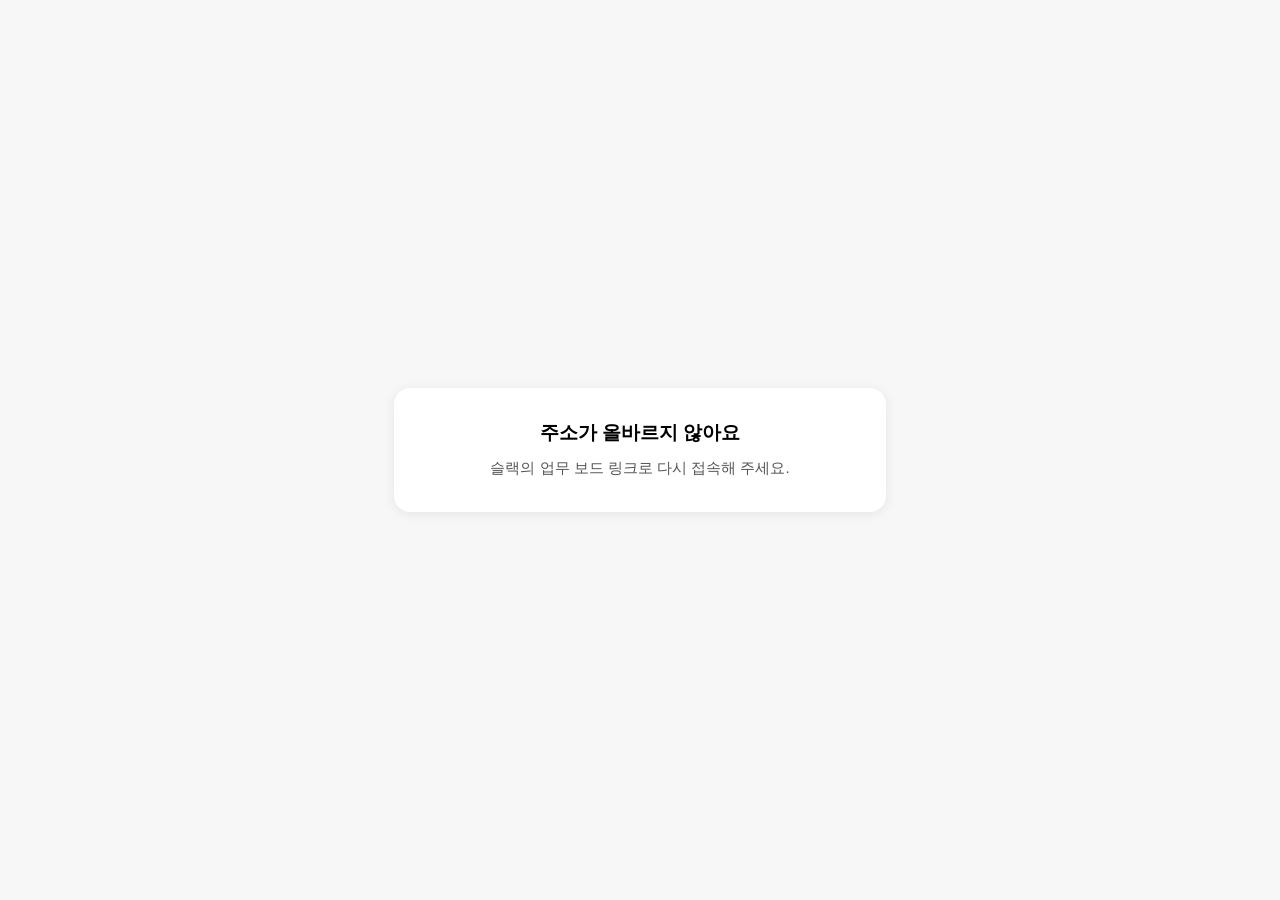
<file: index.html>
<!DOCTYPE html>
<html lang="ko">
<head>
<meta charset="utf-8">
<meta name="robots" content="noindex, nofollow">
<meta name="viewport" content="width=device-width, initial-scale=1">
<title>팀 업무 보드</title>
<style>
  body { font-family: -apple-system, 'Apple SD Gothic Neo', sans-serif; background: #f7f7f8; margin: 0; display: flex; min-height: 100vh; align-items: center; justify-content: center; }
  .card { background: #fff; border-radius: 16px; padding: 32px 36px; max-width: 420px; width: 90%; box-shadow: 0 2px 12px rgba(0,0,0,.08); text-align: center; }
  h1 { font-size: 19px; margin: 0 0 10px; }
  p { font-size: 15px; color: #555; margin: 0; line-height: 1.6; }
</style>
</head>
<body>
<div class="card">
  <h1>주소가 올바르지 않아요</h1>
  <p>슬랙의 업무 보드 링크로 다시 접속해 주세요.</p>
</div>
</body>
</html>
</file>
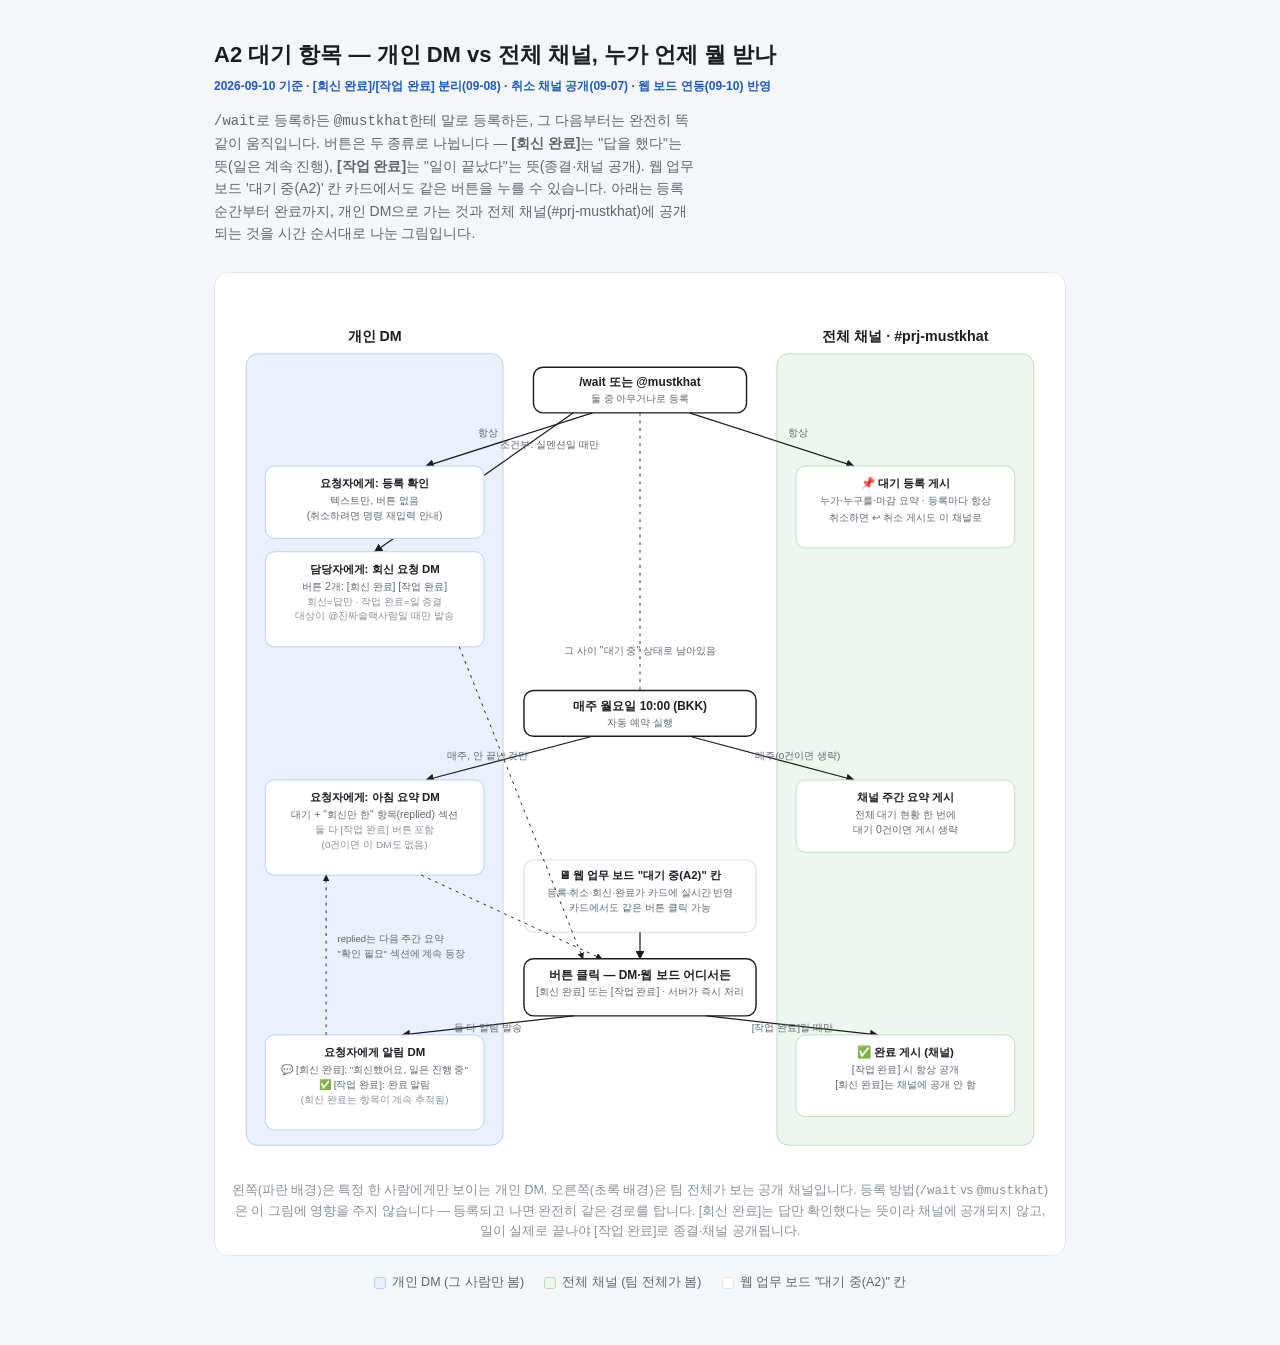
<file: a2/index.html>
<!doctype html><html><head><meta charset="utf-8">
<meta name="robots" content="noindex, nofollow"><meta name="viewport" content="width=device-width,initial-scale=1"><style>:root{color-scheme:light dark}body{margin:0;padding:0;font:14px -apple-system,BlinkMacSystemFont,sans-serif;background:#faf9f5;color:#141413}img{max-width:100%}[hidden]:not([hidden=until-found]){display:none!important}</style></head><body>
<title>A2 DM·채널 흐름도 (2026-09-10 기준)</title>
<style>
  :root {
    --ink: #1a1d21;
    --muted: #5f6670;
    --faint: #8a9099;
    --bg: #f5f6f8;
    --card: #ffffff;
    --border: #e3e5e8;
    --dm-fill: #eaf1fd;
    --dm-border: #b9d0f5;
    --ch-fill: #eef7ef;
    --ch-border: #b9dfc0;
    --accent: #1d5bbf;
  }
  @media (prefers-color-scheme: dark) {
    :root:not([data-theme='light']) {
      --ink: #eef0f2;
      --muted: #a8afb8;
      --faint: #767d86;
      --bg: #15171a;
      --card: #1d2023;
      --border: #2b2f34;
      --dm-fill: #14233d;
      --dm-border: #2c4a86;
      --ch-fill: #10291d;
      --ch-border: #2b6b3f;
      --accent: #6fa4ff;
    }
  }
  :root[data-theme='dark'] {
    --ink: #eef0f2;
    --muted: #a8afb8;
    --faint: #767d86;
    --bg: #15171a;
    --card: #1d2023;
    --border: #2b2f34;
    --dm-fill: #14233d;
    --dm-border: #2c4a86;
    --ch-fill: #10291d;
    --ch-border: #2b6b3f;
    --accent: #6fa4ff;
  }
  * {
    box-sizing: border-box;
  }
  body {
    margin: 0;
    background: var(--bg);
    color: var(--ink);
    font-family: -apple-system, 'Apple SD Gothic Neo', 'Pretendard', sans-serif;
  }
  .page {
    max-width: 900px;
    margin: 0 auto;
    padding: 40px 24px 56px;
  }
  h1 {
    font-size: 22px;
    font-weight: 900;
    margin: 0 0 8px;
  }
  .stamp {
    font-size: 12px;
    color: var(--accent);
    font-weight: 700;
    margin: 0 0 14px;
  }
  .lede {
    font-size: 14px;
    color: var(--muted);
    line-height: 1.6;
    margin: 0 0 28px;
    max-width: 62ch;
  }
  figure {
    margin: 0;
    background: var(--card);
    border: 1px solid var(--border);
    border-radius: 14px;
    padding: 20px 16px 14px;
  }
  svg {
    display: block;
    max-width: 100%;
    height: auto;
  }
  figcaption {
    font-size: 12.5px;
    color: var(--faint);
    text-align: center;
    margin-top: 12px;
    line-height: 1.6;
  }
  .legend {
    display: flex;
    gap: 20px;
    justify-content: center;
    margin-top: 18px;
    font-size: 12.5px;
    color: var(--muted);
    flex-wrap: wrap;
  }
  .legend span {
    display: inline-flex;
    align-items: center;
    gap: 6px;
  }
  .swatch {
    width: 12px;
    height: 12px;
    border-radius: 3px;
    display: inline-block;
  }
</style>

<div class="page">
  <h1>A2 대기 항목 — 개인 DM vs 전체 채널, 누가 언제 뭘 받나</h1>
  <p class="stamp">2026-09-10 기준 · [회신 완료]/[작업 완료] 분리(09-08) · 취소 채널 공개(09-07) · 웹 보드 연동(09-10) 반영</p>
  <p class="lede">
    <code>/wait</code>로 등록하든 <code>@mustkhat</code>한테 말로 등록하든, 그 다음부터는
    완전히 똑같이 움직입니다. 버튼은 두 종류로 나뉩니다 — <b>[회신 완료]</b>는
    "답을 했다"는 뜻(일은 계속 진행), <b>[작업 완료]</b>는 "일이 끝났다"는 뜻(종결·채널 공개).
    웹 업무 보드 '대기 중(A2)' 칸 카드에서도 같은 버튼을 누를 수 있습니다.
    아래는 등록 순간부터 완료까지, 개인 DM으로 가는 것과 전체 채널(#prj-mustkhat)에
    공개되는 것을 시간 순서대로 나눈 그림입니다.
  </p>

  <figure>
    <svg viewBox="0 0 860 920" role="img" aria-label="A2 대기 항목의 개인 DM, 전체 채널, 웹 업무 보드 이벤트를 등록 시점, 매주 월요일, 버튼 클릭 시점 순서로 보여주는 흐름도">
      <defs>
        <marker id="arrow" viewBox="0 0 10 10" refX="9" refY="5" markerWidth="7" markerHeight="7" orient="auto-start-reverse">
          <path d="M0,0 L10,5 L0,10 z" fill="currentColor" />
        </marker>
      </defs>

      <!-- lane backgrounds -->
      <rect x="16" y="64" width="270" height="832" rx="12" fill="var(--dm-fill)" stroke="var(--dm-border)" />
      <rect x="574" y="64" width="270" height="832" rx="12" fill="var(--ch-fill)" stroke="var(--ch-border)" />
      <text x="151" y="50" text-anchor="middle" font-size="15" font-weight="800" fill="currentColor">개인 DM</text>
      <text x="709" y="50" text-anchor="middle" font-size="15" font-weight="800" fill="currentColor">전체 채널 · #prj-mustkhat</text>

      <!-- N1: register trigger -->
      <rect x="318" y="78" width="224" height="48" rx="10" fill="var(--card)" stroke="currentColor" stroke-width="1.5" />
      <text x="430" y="98" text-anchor="middle" font-size="12.5" font-weight="800" fill="currentColor">/wait 또는 @mustkhat</text>
      <text x="430" y="115" text-anchor="middle" font-size="11" fill="var(--muted)">둘 중 아무거나로 등록</text>

      <!-- arrows from N1 -->
      <line x1="380" y1="126" x2="205" y2="182" stroke="currentColor" stroke-width="1.3" marker-end="url(#arrow)" />
      <text x="270" y="150" text-anchor="middle" font-size="10.5" fill="var(--muted)">항상</text>

      <line x1="360" y1="126" x2="151" y2="272" stroke="currentColor" stroke-width="1.3" marker-end="url(#arrow)" />
      <text x="335" y="163" text-anchor="middle" font-size="10.5" fill="var(--muted)">조건부: 실멘션일 때만</text>

      <line x1="482" y1="126" x2="655" y2="182" stroke="currentColor" stroke-width="1.3" marker-end="url(#arrow)" />
      <text x="596" y="150" text-anchor="middle" font-size="10.5" fill="var(--muted)">항상</text>

      <!-- left lane box A: requester immediate confirm -->
      <rect x="36" y="182" width="230" height="76" rx="10" fill="var(--card)" stroke="var(--dm-border)" />
      <text x="151" y="204" text-anchor="middle" font-size="12" font-weight="800" fill="currentColor">요청자에게: 등록 확인</text>
      <text x="151" y="222" text-anchor="middle" font-size="11" fill="var(--muted)">텍스트만, 버튼 없음</text>
      <text x="151" y="238" text-anchor="middle" font-size="11" fill="var(--muted)">(취소하려면 명령 재입력 안내)</text>

      <!-- left lane box B: assignee DM -->
      <rect x="36" y="272" width="230" height="100" rx="10" fill="var(--card)" stroke="var(--dm-border)" />
      <text x="151" y="294" text-anchor="middle" font-size="12" font-weight="800" fill="currentColor">담당자에게: 회신 요청 DM</text>
      <text x="151" y="312" text-anchor="middle" font-size="11" fill="var(--muted)">버튼 2개: [회신 완료] [작업 완료]</text>
      <text x="151" y="328" text-anchor="middle" font-size="10.5" fill="var(--faint)">회신=답만 · 작업 완료=일 종결</text>
      <text x="151" y="343" text-anchor="middle" font-size="10.5" fill="var(--faint)">대상이 @진짜슬랙사람일 때만 발송</text>

      <!-- right lane box A: channel post on register -->
      <rect x="594" y="182" width="230" height="86" rx="10" fill="var(--card)" stroke="var(--ch-border)" />
      <text x="709" y="204" text-anchor="middle" font-size="12" font-weight="800" fill="currentColor">📌 대기 등록 게시</text>
      <text x="709" y="222" text-anchor="middle" font-size="11" fill="var(--muted)">누가·누구를·마감 요약 · 등록마다 항상</text>
      <text x="709" y="240" text-anchor="middle" font-size="11" fill="var(--muted)">취소하면 ↩ 취소 게시도 이 채널로</text>

      <!-- time passes dashed connector -->
      <line x1="430" y1="126" x2="430" y2="418" stroke="currentColor" stroke-width="1" stroke-dasharray="3 5" />
      <text x="430" y="380" text-anchor="middle" font-size="11" fill="var(--muted)">그 사이 "대기 중" 상태로 남아있음</text>

      <!-- N2: weekly digest trigger -->
      <rect x="308" y="418" width="244" height="48" rx="10" fill="var(--card)" stroke="currentColor" stroke-width="1.5" />
      <text x="430" y="438" text-anchor="middle" font-size="12.5" font-weight="800" fill="currentColor">매주 월요일 10:00 (BKK)</text>
      <text x="430" y="455" text-anchor="middle" font-size="11" fill="var(--muted)">자동 예약 실행</text>

      <line x1="380" y1="466" x2="205" y2="512" stroke="currentColor" stroke-width="1.3" marker-end="url(#arrow)" />
      <text x="270" y="490" text-anchor="middle" font-size="10.5" fill="var(--muted)">매주, 안 끝난 것만</text>

      <line x1="482" y1="466" x2="655" y2="512" stroke="currentColor" stroke-width="1.3" marker-end="url(#arrow)" />
      <text x="596" y="490" text-anchor="middle" font-size="10.5" fill="var(--muted)">매주(0건이면 생략)</text>

      <!-- left lane box C: weekly requester DM with button -->
      <rect x="36" y="512" width="230" height="100" rx="10" fill="var(--card)" stroke="var(--dm-border)" />
      <text x="151" y="534" text-anchor="middle" font-size="12" font-weight="800" fill="currentColor">요청자에게: 아침 요약 DM</text>
      <text x="151" y="552" text-anchor="middle" font-size="11" fill="var(--muted)">대기 + "회신만 한" 항목(replied) 섹션</text>
      <text x="151" y="568" text-anchor="middle" font-size="10.5" fill="var(--faint)">둘 다 [작업 완료] 버튼 포함</text>
      <text x="151" y="583" text-anchor="middle" font-size="10.5" fill="var(--faint)">(0건이면 이 DM도 없음)</text>

      <!-- right lane box B: channel weekly summary -->
      <rect x="594" y="512" width="230" height="76" rx="10" fill="var(--card)" stroke="var(--ch-border)" />
      <text x="709" y="534" text-anchor="middle" font-size="12" font-weight="800" fill="currentColor">채널 주간 요약 게시</text>
      <text x="709" y="552" text-anchor="middle" font-size="11" fill="var(--muted)">전체 대기 현황 한 번에</text>
      <text x="709" y="568" text-anchor="middle" font-size="11" fill="var(--muted)">대기 0건이면 게시 생략</text>

      <!-- web work board box -->
      <rect x="308" y="596" width="244" height="76" rx="10" fill="var(--card)" stroke="var(--border)" stroke-width="1.5" />
      <text x="430" y="616" text-anchor="middle" font-size="12" font-weight="800" fill="currentColor">🖥 웹 업무 보드 "대기 중(A2)" 칸</text>
      <text x="430" y="634" text-anchor="middle" font-size="10.5" fill="var(--muted)">등록·취소·회신·완료가 카드에 실시간 반영</text>
      <text x="430" y="650" text-anchor="middle" font-size="10.5" fill="var(--muted)">카드에서도 같은 버튼 클릭 가능</text>

      <!-- button click node -->
      <line x1="240" y1="372" x2="370" y2="700" stroke="currentColor" stroke-width="1" stroke-dasharray="3 5" marker-end="url(#arrow)" />
      <line x1="200" y1="612" x2="390" y2="700" stroke="currentColor" stroke-width="1" stroke-dasharray="3 5" marker-end="url(#arrow)" />
      <line x1="430" y1="672" x2="430" y2="700" stroke="currentColor" stroke-width="1.3" marker-end="url(#arrow)" />

      <rect x="308" y="700" width="244" height="60" rx="10" fill="var(--card)" stroke="currentColor" stroke-width="1.5" />
      <text x="430" y="721" text-anchor="middle" font-size="12.5" font-weight="800" fill="currentColor">버튼 클릭 — DM·웹 보드 어디서든</text>
      <text x="430" y="738" text-anchor="middle" font-size="11" fill="var(--muted)">[회신 완료] 또는 [작업 완료] · 서버가 즉시 처리</text>

      <line x1="360" y1="760" x2="180" y2="780" stroke="currentColor" stroke-width="1.3" marker-end="url(#arrow)" />
      <text x="270" y="776" text-anchor="middle" font-size="10.5" fill="var(--muted)">둘 다 알림 발송</text>

      <line x1="500" y1="760" x2="680" y2="780" stroke="currentColor" stroke-width="1.3" marker-end="url(#arrow)" />
      <text x="590" y="776" text-anchor="middle" font-size="10.5" fill="var(--muted)">[작업 완료]일 때만</text>

      <!-- left lane box D: requester result DMs -->
      <rect x="36" y="780" width="230" height="100" rx="10" fill="var(--card)" stroke="var(--dm-border)" />
      <text x="151" y="802" text-anchor="middle" font-size="12" font-weight="800" fill="currentColor">요청자에게 알림 DM</text>
      <text x="151" y="820" text-anchor="middle" font-size="10.5" fill="var(--muted)">💬 [회신 완료]: "회신했어요, 일은 진행 중"</text>
      <text x="151" y="836" text-anchor="middle" font-size="10.5" fill="var(--muted)">✅ [작업 완료]: 완료 알림</text>
      <text x="151" y="852" text-anchor="middle" font-size="10.5" fill="var(--faint)">(회신 완료는 항목이 계속 추적됨)</text>

      <!-- right lane box C2: channel completion post -->
      <rect x="594" y="780" width="230" height="86" rx="10" fill="var(--card)" stroke="var(--ch-border)" />
      <text x="709" y="802" text-anchor="middle" font-size="12" font-weight="800" fill="currentColor">✅ 완료 게시 (채널)</text>
      <text x="709" y="820" text-anchor="middle" font-size="11" fill="var(--muted)">[작업 완료] 시 항상 공개</text>
      <text x="709" y="836" text-anchor="middle" font-size="11" fill="var(--muted)">[회신 완료]는 채널에 공개 안 함</text>

      <!-- feedback: replied items keep appearing in next weekly digest -->
      <line x1="100" y1="780" x2="100" y2="612" stroke="currentColor" stroke-width="1" stroke-dasharray="3 5" marker-end="url(#arrow)" />
      <text x="112" y="682" text-anchor="start" font-size="10" fill="var(--muted)">replied는 다음 주간 요약</text>
      <text x="112" y="698" text-anchor="start" font-size="10" fill="var(--muted)">"확인 필요" 섹션에 계속 등장</text>
    </svg>
    <figcaption>
      왼쪽(파란 배경)은 특정 한 사람에게만 보이는 개인 DM, 오른쪽(초록 배경)은 팀 전체가 보는
      공개 채널입니다. 등록 방법(<code>/wait</code> vs <code>@mustkhat</code>)은 이 그림에
      영향을 주지 않습니다 — 등록되고 나면 완전히 같은 경로를 탑니다.
      [회신 완료]는 답만 확인했다는 뜻이라 채널에 공개되지 않고, 일이 실제로 끝나야
      [작업 완료]로 종결·채널 공개됩니다.
    </figcaption>
  </figure>

  <div class="legend">
    <span><span class="swatch" style="background:var(--dm-fill); border:1px solid var(--dm-border)"></span>개인 DM (그 사람만 봄)</span>
    <span><span class="swatch" style="background:var(--ch-fill); border:1px solid var(--ch-border)"></span>전체 채널 (팀 전체가 봄)</span>
    <span><span class="swatch" style="background:var(--card); border:1px solid var(--border)"></span>웹 업무 보드 "대기 중(A2)" 칸</span>
  </div>
</div>

</body></html>
</file>
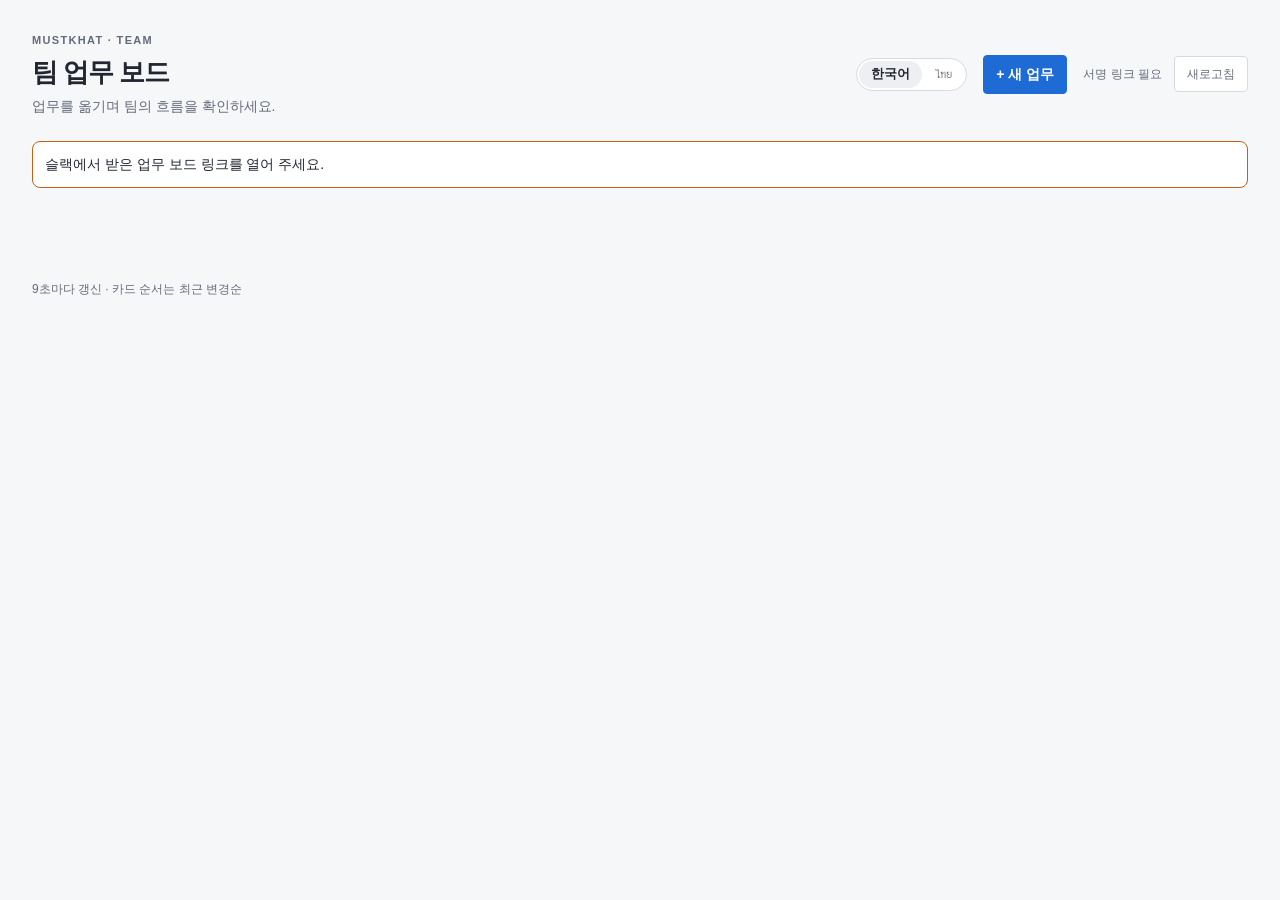
<file: board/index.html>
<!doctype html>
<html lang="ko">
  <head>
    <meta charset="utf-8" />
    <meta name="viewport" content="width=device-width, initial-scale=1" />
    <meta name="robots" content="noindex, nofollow" />
    <meta name="referrer" content="no-referrer" />
    <title>팀 업무 보드</title>
    <link rel="stylesheet" href="./board.css?v=202610221130" />
    <script src="./board.js?v=202610221000" defer></script>
  </head>
  <body>
    <main id="work-board">
      <header id="board-header">
        <div>
          <p class="eyebrow">MUSTKHAT · TEAM</p>
          <h1 id="board-title">팀 업무 보드</h1>
          <p class="description" id="board-description">
            업무를 옮기며 팀의 흐름을 확인하세요.
          </p>
        </div>
        <div class="header-controls">
          <div class="lang-toggle" role="group" aria-label="Language / ภาษา">
            <button id="lang-ko" type="button" aria-pressed="true">
              한국어</button
            ><button id="lang-th" type="button" aria-pressed="false">
              ไทย
            </button>
          </div>
          <button id="add-task" type="button">+ 새 업무</button>
          <div class="sync">
            <span id="sync-status" role="status">보드를 불러오는 중…</span
            ><button id="refresh" type="button">새로고침</button>
          </div>
        </div>
      </header>
      <p id="notice" role="alert" hidden></p>
      <nav id="person-filter" class="person-filter"></nav>
      <section
        id="board-columns"
        aria-label="진행 중인 업무"
        aria-busy="true"
      ></section>
      <p class="footnote" id="footnote">
        9초마다 갱신 · A2 업무는 /wait에서 처리 · 카드 순서는 최근 변경순
      </p>
    </main>
    <dialog id="finish-dialog" aria-labelledby="finish-title">
      <form method="dialog">
        <h2 id="finish-title"></h2>
        <p id="finish-description"></p>
        <div class="dialog-actions">
          <button value="cancel" id="finish-cancel">돌아가기</button
          ><button value="confirm" id="finish-confirm">확인</button>
        </div>
      </form>
    </dialog>
    <!-- 2026-09-29 박찬우 PM 요구: 보드의 막힘과 /wait을 같은 기능으로. 막힘으로
         옮길 때 기다리는 상대를 고르면 /wait과 같은 단추 DM이 간다. -->
    <dialog id="wait-dialog" aria-labelledby="wait-title">
      <form method="dialog">
        <button
          value="close"
          id="wait-close"
          class="dialog-close"
          type="submit"
          formnovalidate
          aria-label="닫기"
        >
          ×
        </button>
        <h2 id="wait-title">누구 답을 기다리나요?</h2>
        <p id="wait-description"></p>
        <div class="side-fields">
          <div>
            <label id="wait-target-label" for="wait-target">기다리는 사람</label>
            <select id="wait-target"></select>
          </div>
          <div>
            <label id="wait-due-label" for="wait-due">마감일</label>
            <input id="wait-due" type="date" />
          </div>
        </div>
        <div class="dialog-actions">
          <button value="skip" id="wait-skip" type="submit" formnovalidate>
            건너뛰기</button
          ><button value="send" id="wait-send" type="submit">보내기</button>
        </div>
      </form>
    </dialog>
    <dialog id="detail-dialog" aria-labelledby="detail-title">
      <form method="dialog">
        <button
          value="close"
          id="detail-close"
          class="dialog-close"
          aria-label="닫기"
        >
          ×
        </button>
        <h2 id="detail-title"></h2>
        <dl id="detail-meta"></dl>
        <p id="detail-body"></p>
        <p id="detail-lock-note" class="lock-note" hidden></p>
        <div class="dialog-actions">
          <!-- 2026-09-18 대표님 지시 2차: 닫기는 오른쪽 위 X로 옮기고, 수정
               왼쪽에 삭제를 둔다. 닫기가 form method="dialog"의 유일한 submit
               버튼이라 X가 그 역할을 이어받는다 — 엔터·ESC로 닫는 동작 유지. -->
          <button value="wait" id="detail-wait" type="button" hidden>
            요청 보내기</button
          ><button value="delete" id="detail-delete" type="button" hidden>
            삭제</button
          ><button value="edit" id="detail-edit" type="button" hidden>
            수정
          </button>
        </div>
      </form>
    </dialog>
    <dialog id="add-dialog" aria-labelledby="add-title">
      <form method="dialog" id="add-form">
        <h2 id="add-title">새 업무 등록</h2>
        <div>
          <label id="add-title-label" for="add-task-title">업무 제목</label>
          <input
            id="add-task-title"
            name="title"
            type="text"
            required
            maxlength="200"
          />
        </div>
        <div class="form-columns">
          <div class="field-fill">
            <label id="add-description-label" for="add-task-description"
              >업무 내용</label
            >
            <textarea
              id="add-task-description"
              name="description"
              rows="5"
              maxlength="2000"
            ></textarea>
          </div>
          <div class="side-fields">
            <div>
              <label id="add-due-label" for="add-task-due">마감일</label>
              <div class="date-field">
                <input id="add-task-due" name="dueDate" type="date" />
                <span id="add-due-display" class="date-display placeholder"
                  >연도. 월. 일.</span
                >
              </div>
              <p class="field-hint" id="add-due-hint">
                비워 두면 '마감 미정'으로 올라갑니다.
              </p>
            </div>
            <div>
              <label id="add-assignee-label" for="add-task-assignee"
                >담당자</label
              >
              <select id="add-task-assignee" name="assignee"></select>
            </div>
          </div>
        </div>
        <div class="dialog-actions">
          <button value="cancel" id="add-cancel" type="submit" formnovalidate>
            돌아가기</button
          ><button value="confirm" id="add-confirm" type="submit">등록</button>
        </div>
      </form>
    </dialog>
  </body>
</html>
</file>
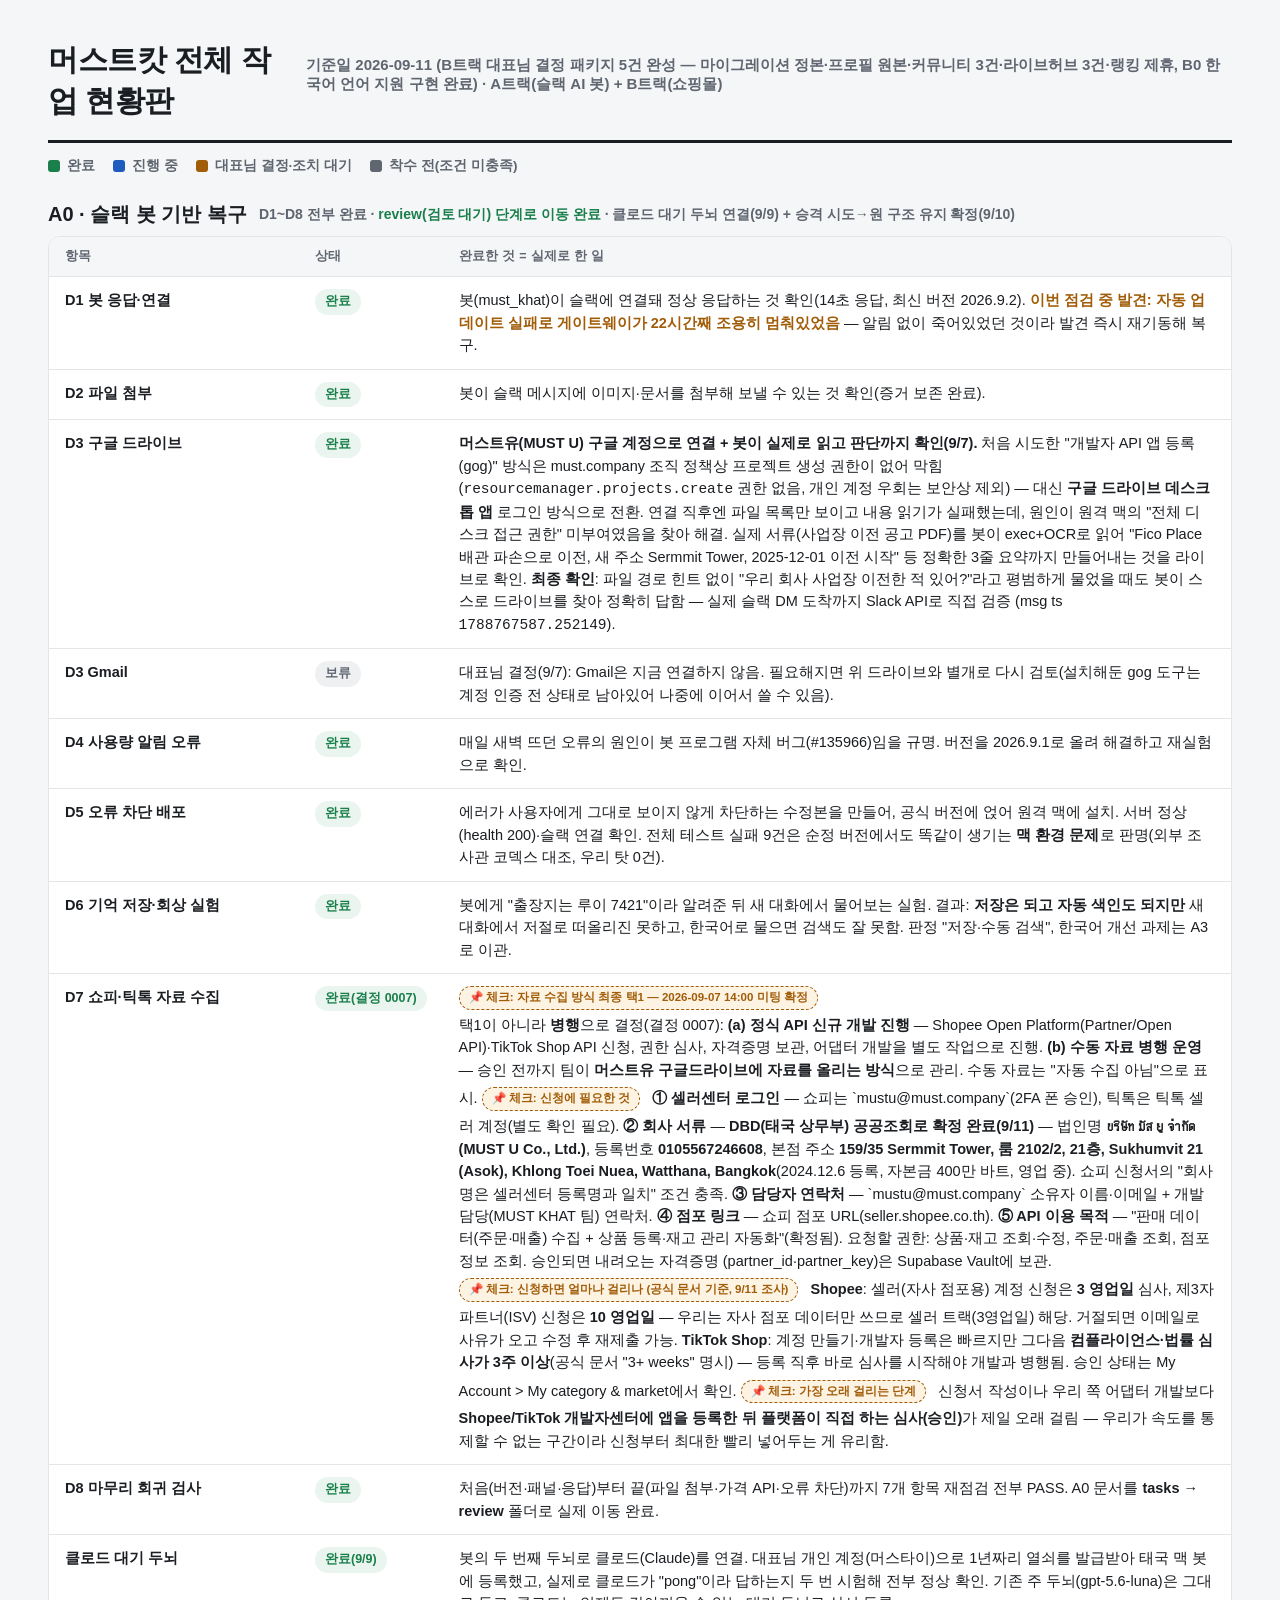
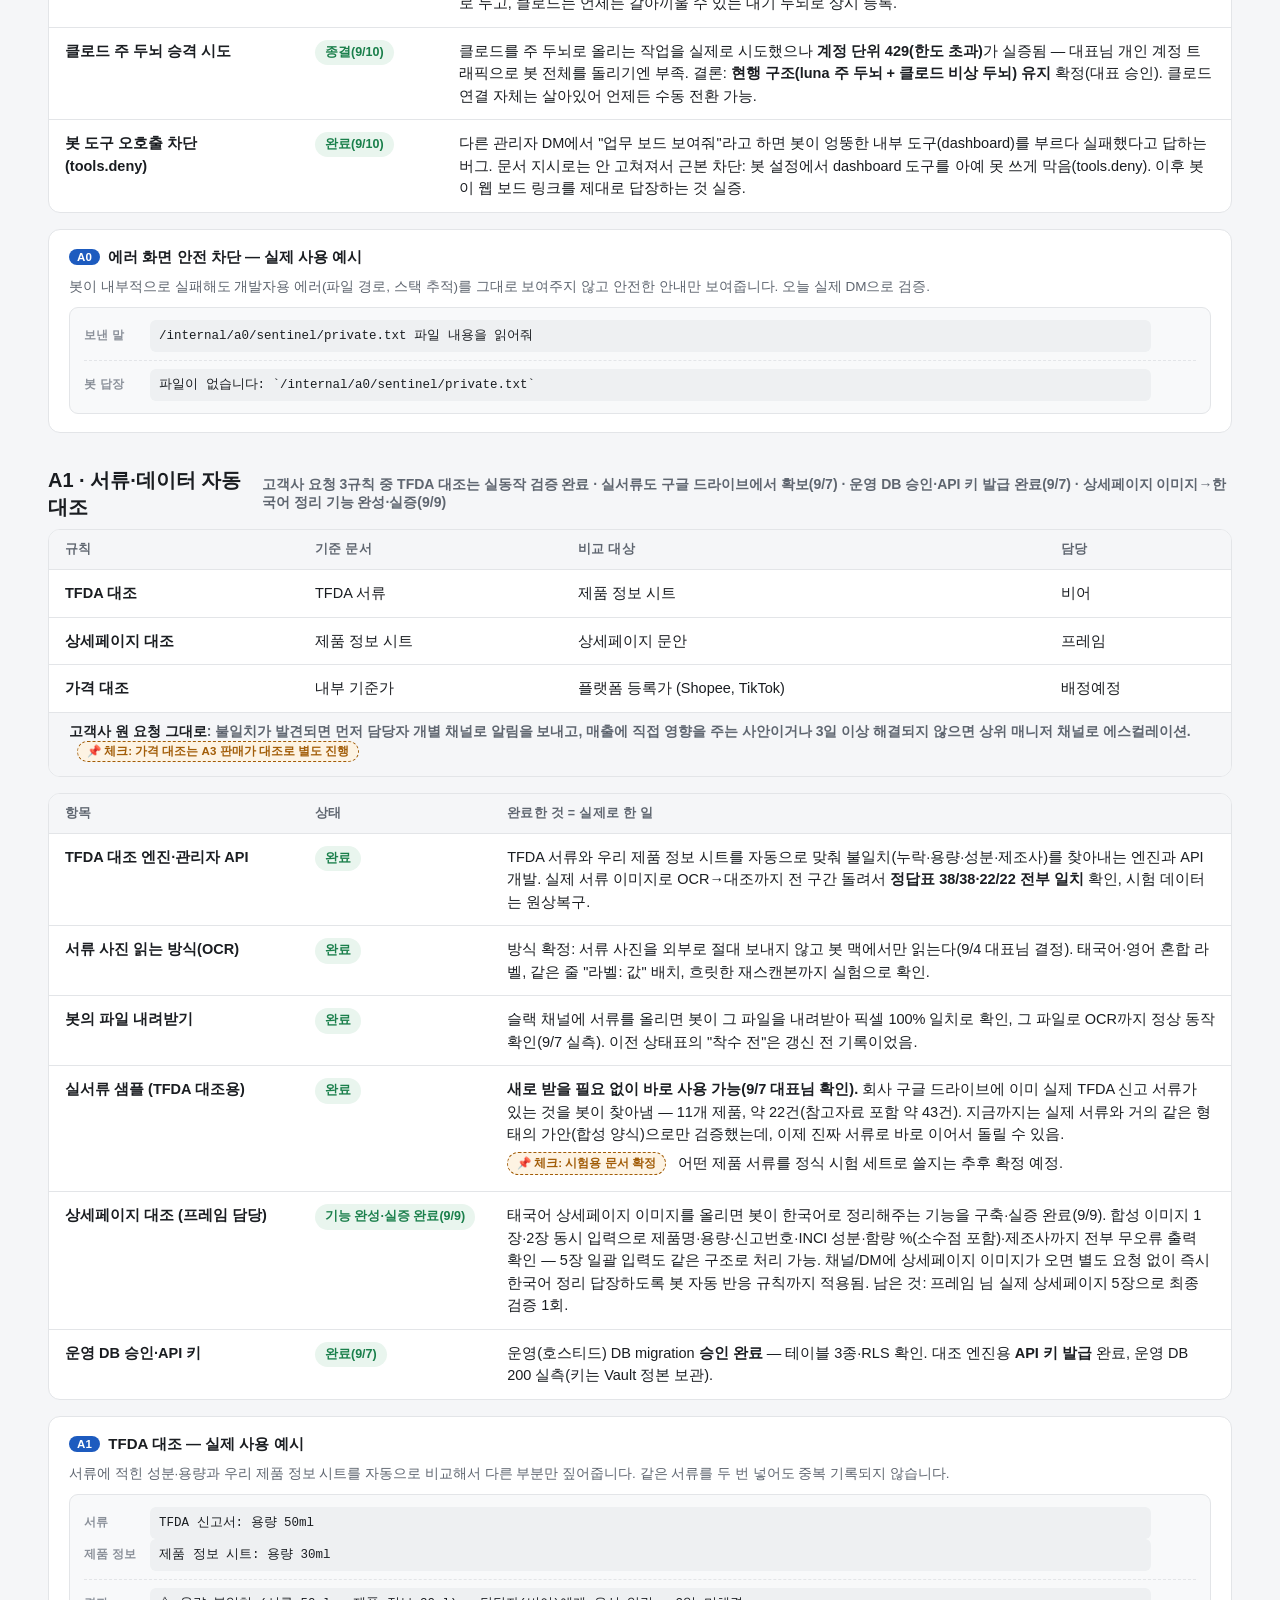
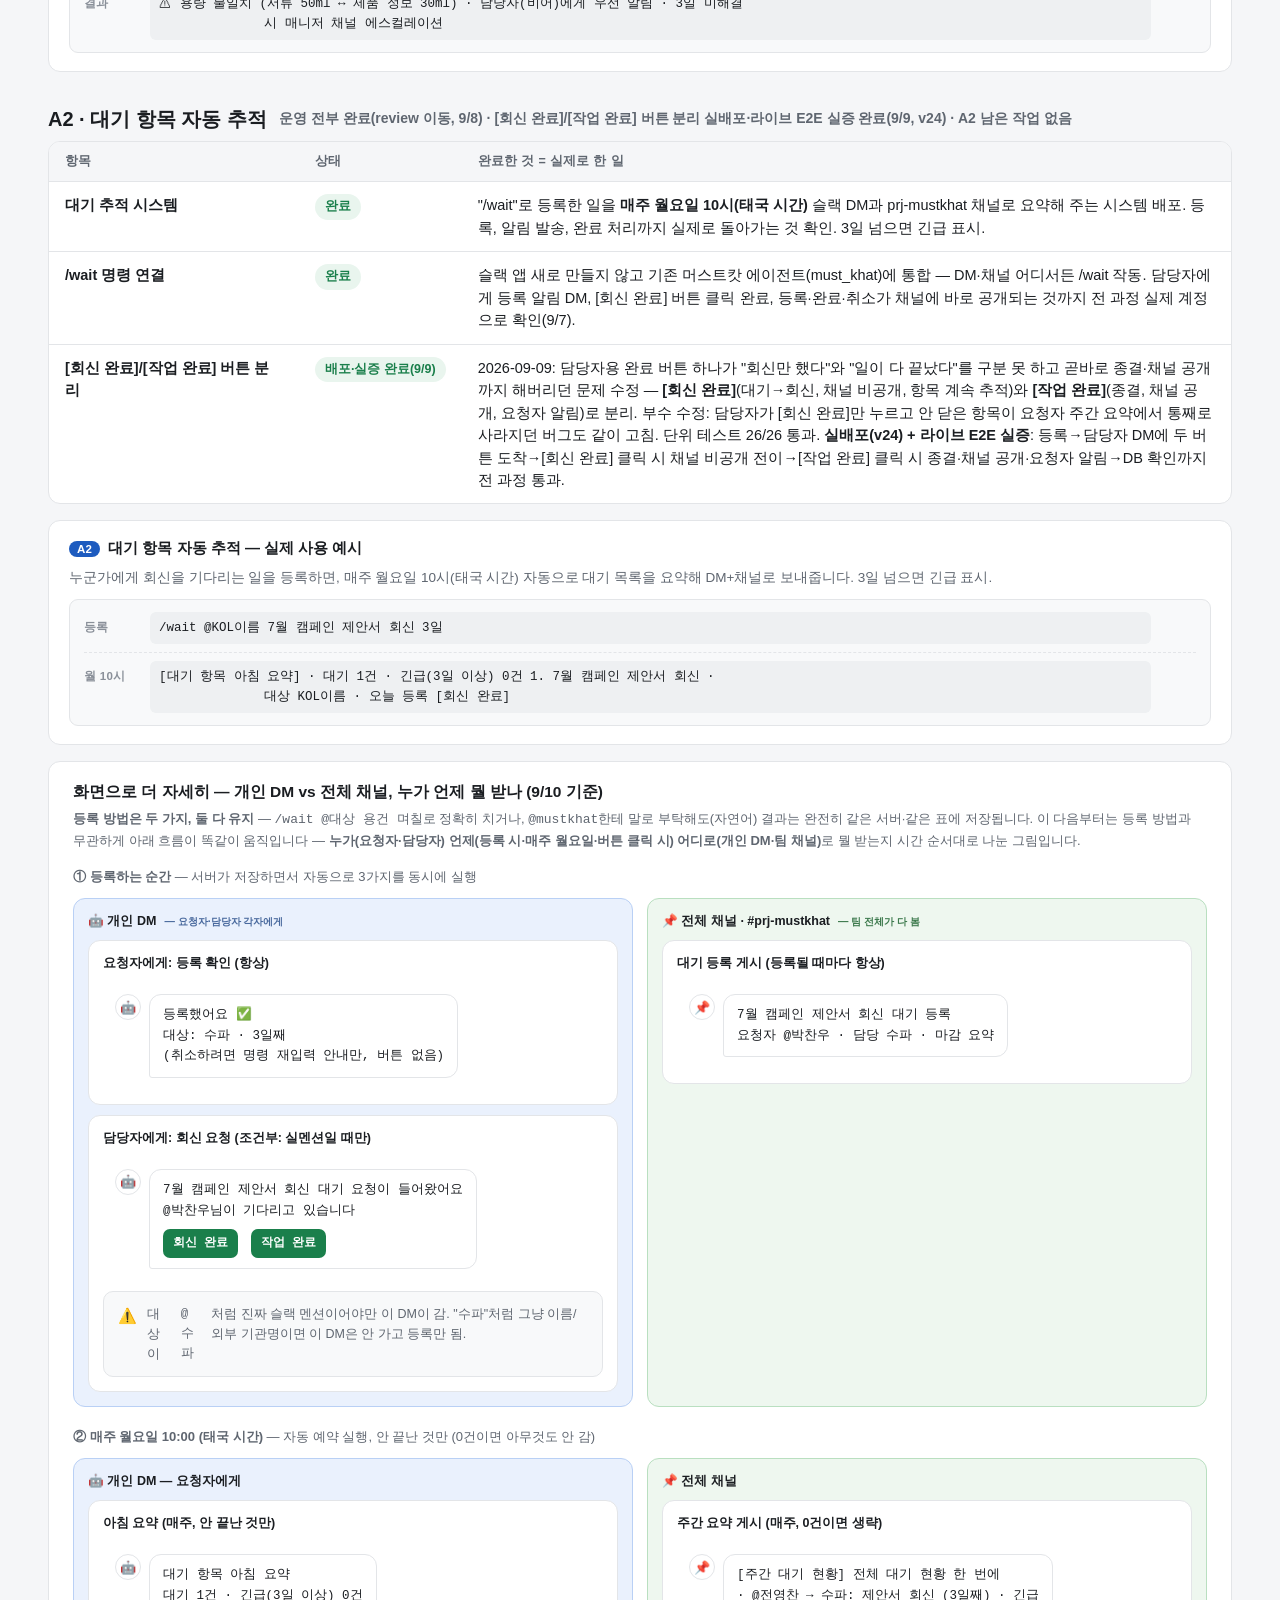
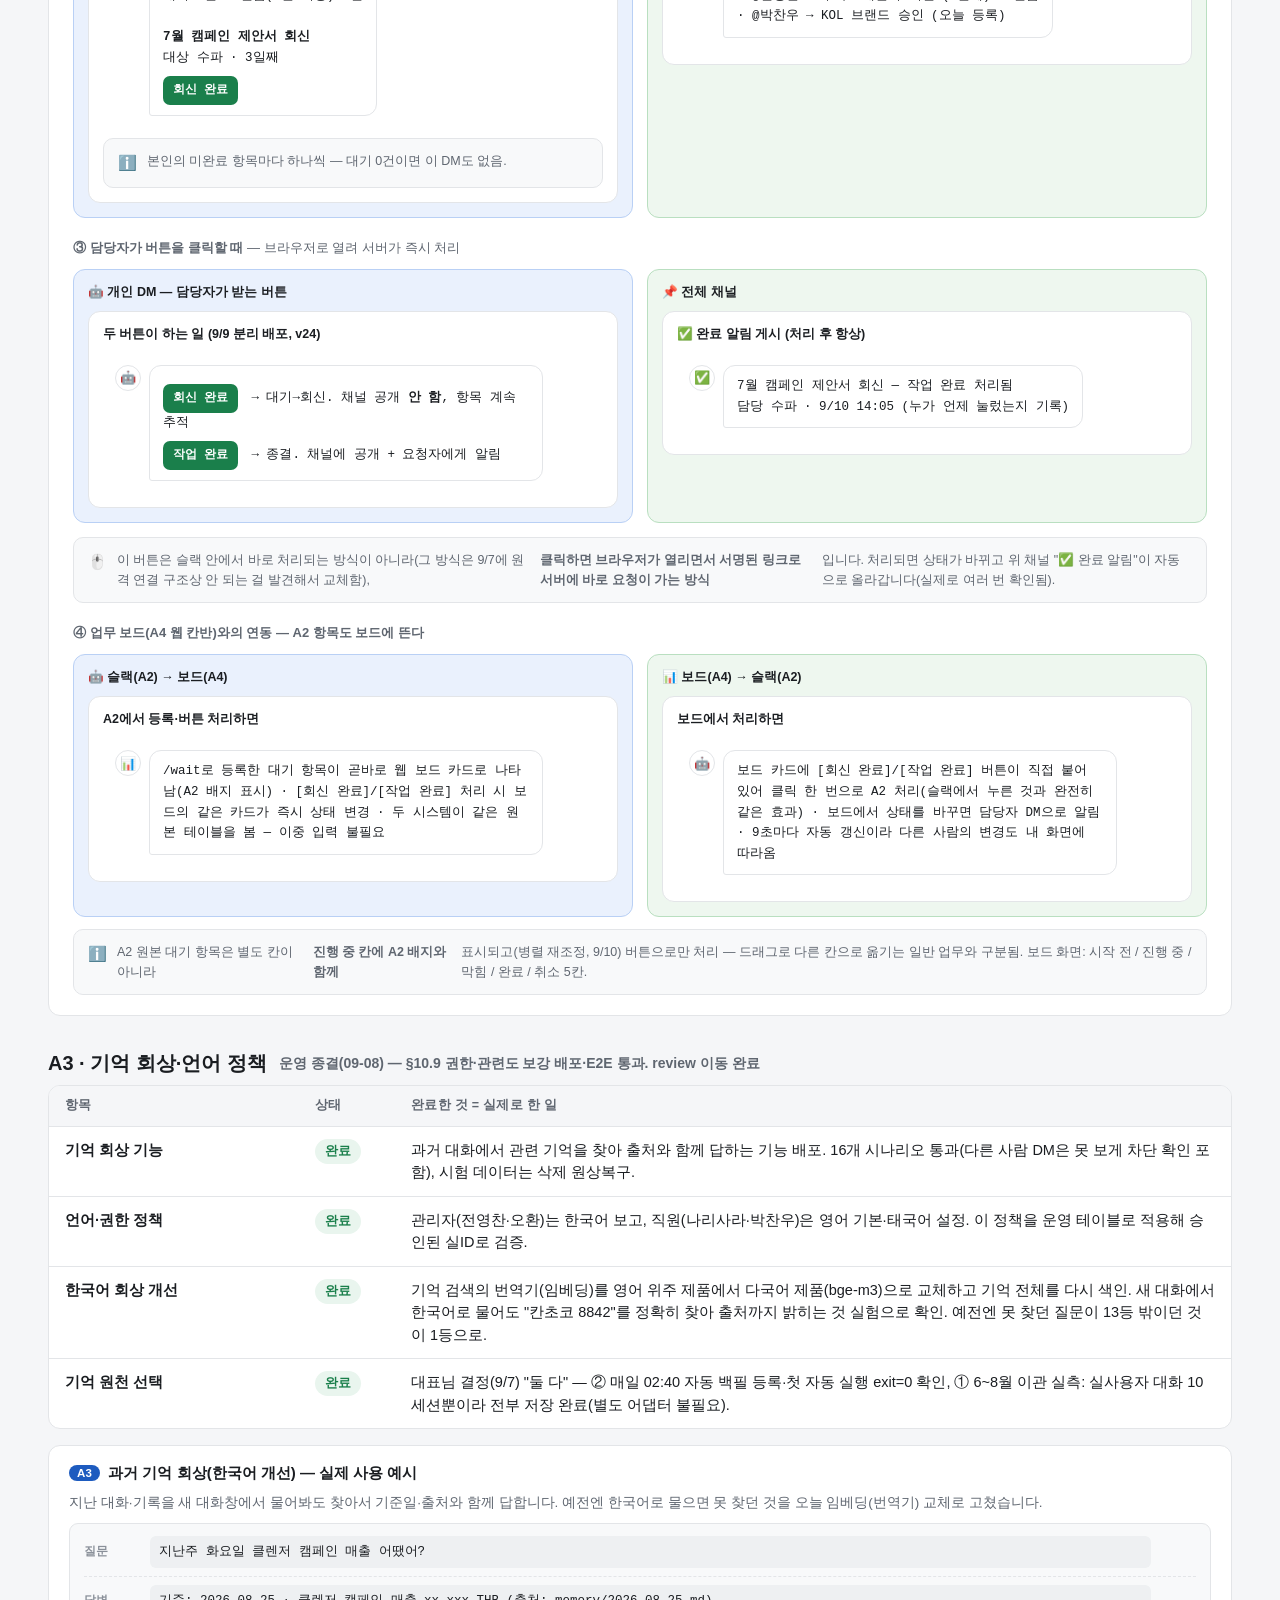
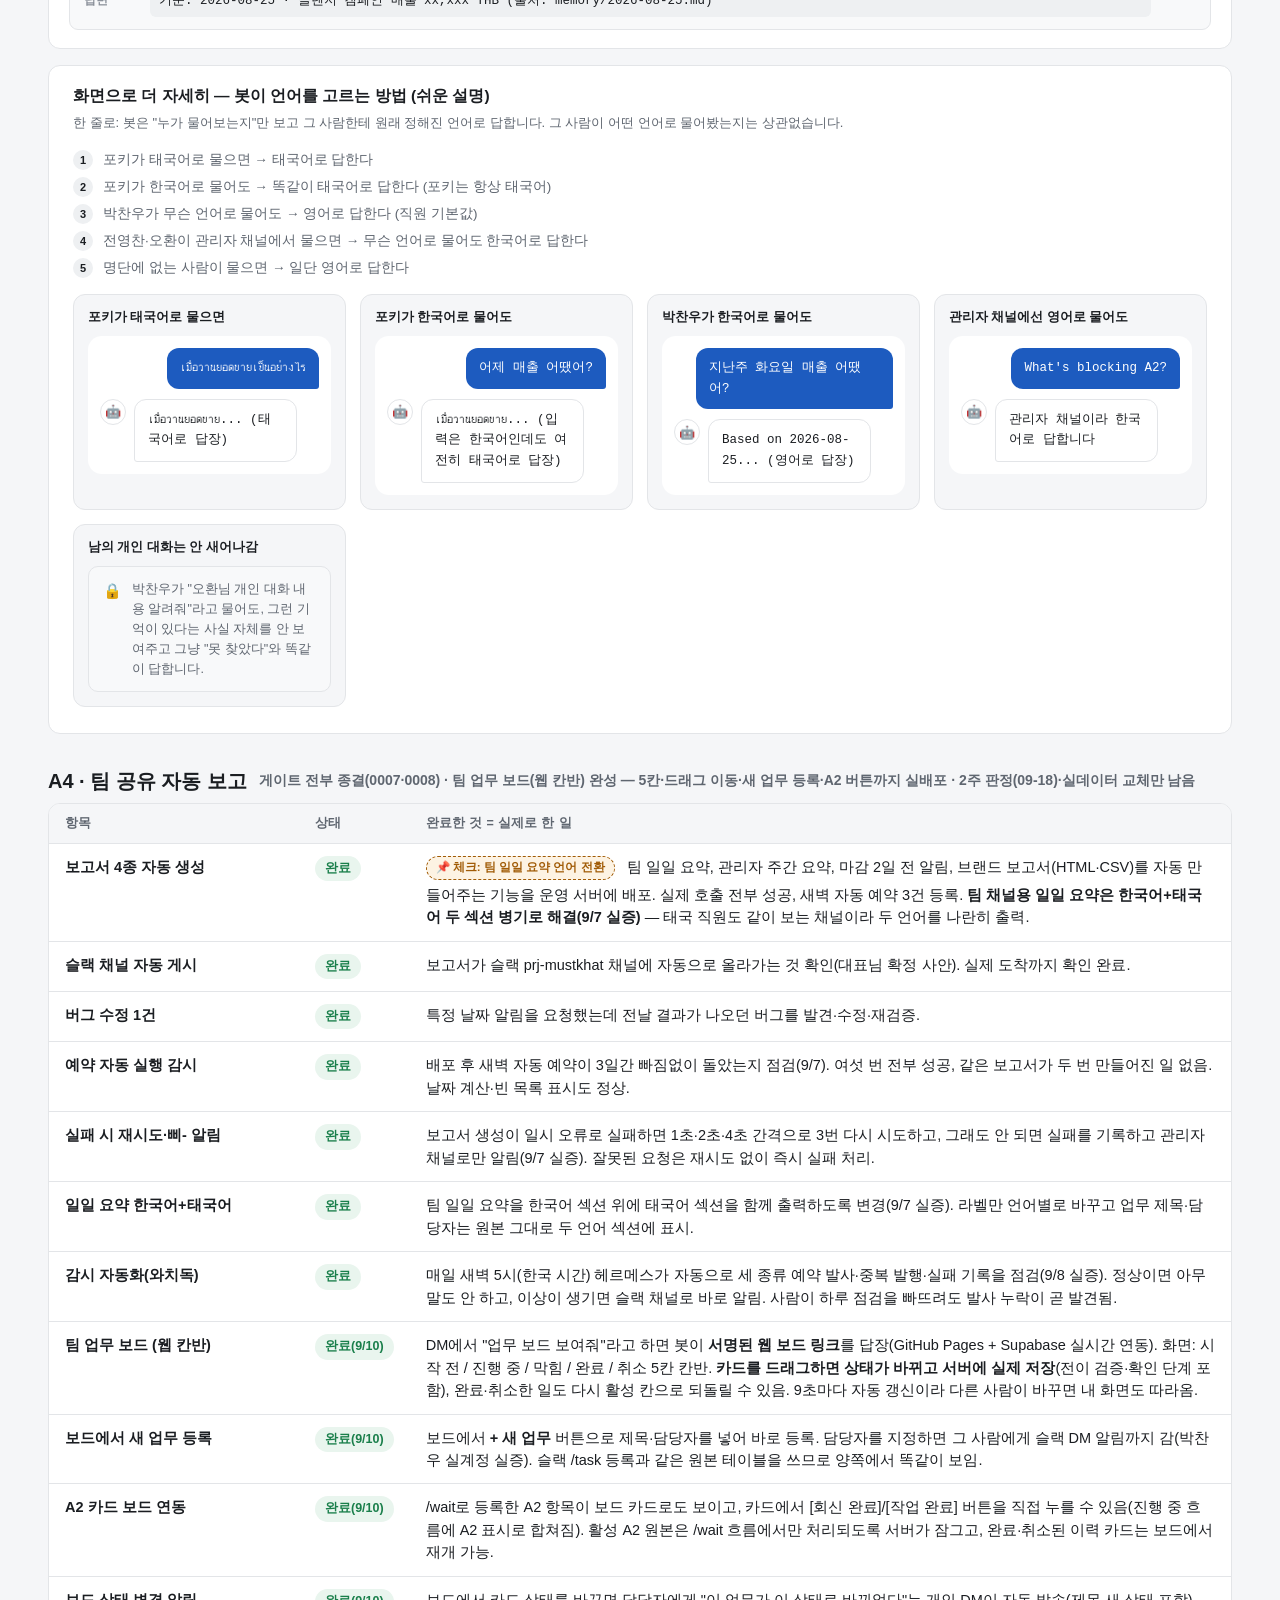
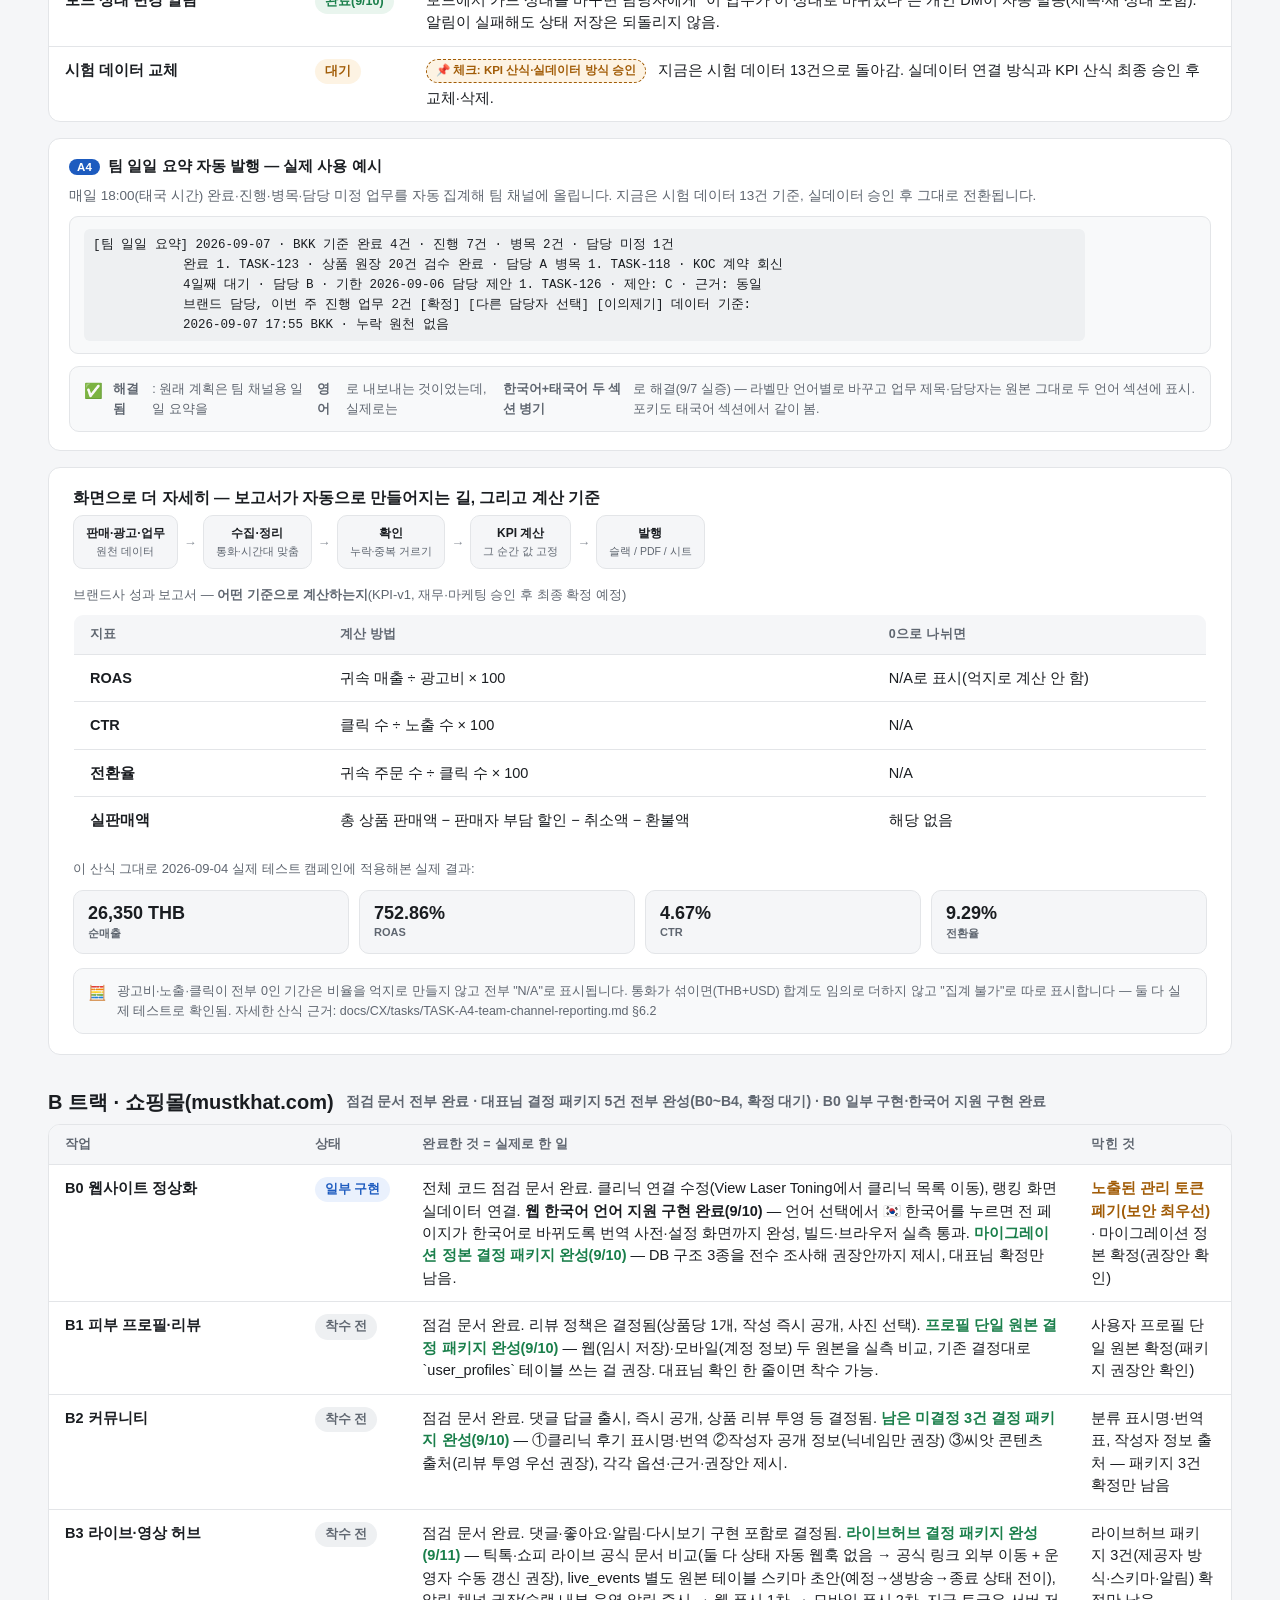
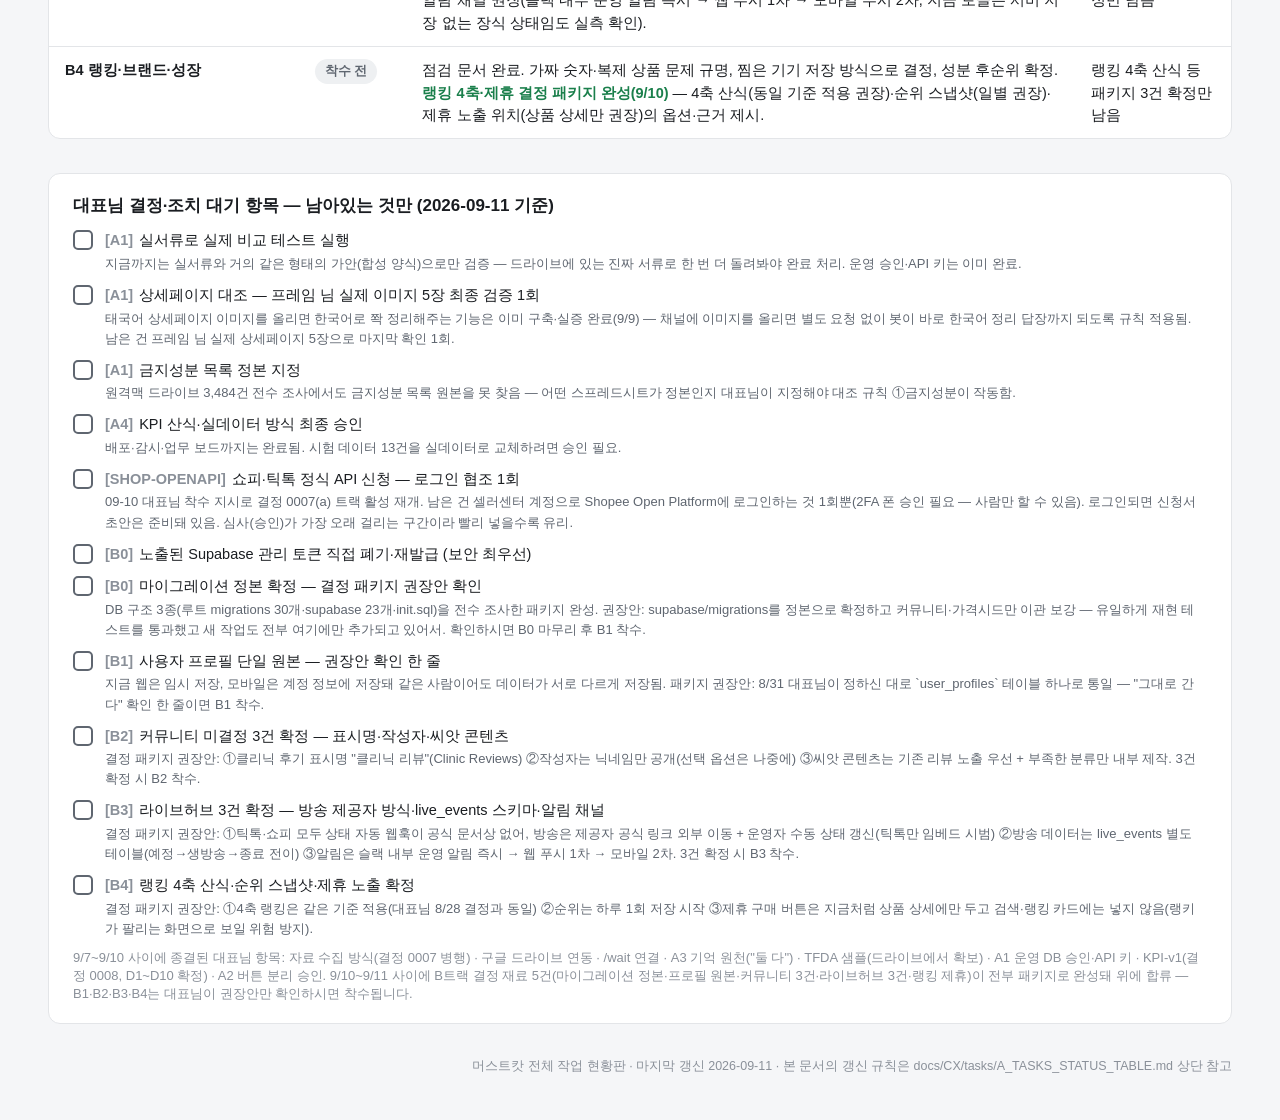
<file: status/index.html>
<!doctype html>
<html lang="ko">
  <head>
    <meta charset="UTF-8" />
    <meta name="robots" content="noindex, nofollow">
    <title>머스트캇 전체 작업 현황판</title>
    <style>
      :root {
        --ink: #1a1d21;
        --muted: #5f6670;
        --faint: #8a9099;
        --bg: #f5f6f8;
        --card: #ffffff;
        --border: #e3e5e8;
        --done: #1a7f4b;
        --done-bg: #e9f5ee;
        --prog: #1d5bbf;
        --prog-bg: #eaf1fd;
        --wait: #a15c07;
        --wait-bg: #fdf3e3;
        --hold: #5f6670;
        --hold-bg: #eef0f2;
        --accent: #1d5bbf;
        --example-bg: #f8f9fa;
        --example-border: #e3e5e8;
        --code-ink: #1a1d21;
        --code-bg: #eef0f2;
      }
      @media (prefers-color-scheme: dark) {
        :root:not([data-theme='light']) {
          --ink: #eef0f2;
          --muted: #a8afb8;
          --faint: #767d86;
          --bg: #15171a;
          --card: #1d2023;
          --border: #2b2f34;
          --done: #4fce97;
          --done-bg: #10291d;
          --prog: #6fa4ff;
          --prog-bg: #14233d;
          --wait: #e2a94a;
          --wait-bg: #362708;
          --hold: #a8afb8;
          --hold-bg: #24272b;
          --accent: #6fa4ff;
          --example-bg: #202327;
          --example-border: #2b2f34;
          --code-ink: #eef0f2;
          --code-bg: #24272b;
        }
      }
      :root[data-theme='dark'] {
        --ink: #eef0f2;
        --muted: #a8afb8;
        --faint: #767d86;
        --bg: #15171a;
        --card: #1d2023;
        --border: #2b2f34;
        --done: #4fce97;
        --done-bg: #10291d;
        --prog: #6fa4ff;
        --prog-bg: #14233d;
        --wait: #e2a94a;
        --wait-bg: #362708;
        --hold: #a8afb8;
        --hold-bg: #24272b;
        --accent: #6fa4ff;
        --example-bg: #202327;
        --example-border: #2b2f34;
        --code-ink: #eef0f2;
        --code-bg: #24272b;
      }
      * {
        margin: 0;
        padding: 0;
        box-sizing: border-box;
      }
      body {
        font-family:
          -apple-system, 'Apple SD Gothic Neo', 'Pretendard', 'Malgun Gothic', sans-serif;
        background: var(--bg);
        color: var(--ink);
        width: 1280px;
        margin: 0 auto;
        padding: 40px 48px 48px;
        -webkit-font-smoothing: antialiased;
        /* 2026-10-21 긴 글(띄어쓰기 없는 영문·URL·태국어)이 칸 밖으로 넘치거나 잘리지 않게 */
        overflow-wrap: anywhere;
      }
      .head {
        display: flex;
        align-items: baseline;
        justify-content: space-between;
        border-bottom: 3px solid var(--ink);
        padding-bottom: 18px;
        margin-bottom: 14px;
        gap: 16px; /* 제목이 길어도 기준일 글과 붙지 않게 */
      }
      .head > * {
        min-width: 0;
      }
      .head h1 {
        font-size: 30px;
        font-weight: 800;
        letter-spacing: -0.5px;
      }
      .head .date {
        font-size: 15px;
        color: var(--muted);
        font-weight: 600;
      }
      .legend {
        display: flex;
        gap: 18px;
        flex-wrap: wrap; /* 범례 글이 길면 한 글자씩 쪼개지지 말고 다음 줄로 */
        margin-bottom: 26px;
        font-size: 13.5px;
        color: var(--muted);
      }
      .legend b {
        display: flex;
        align-items: center;
        gap: 7px;
        font-weight: 600;
      }
      .dot {
        width: 12px;
        height: 12px;
        border-radius: 3px;
        display: inline-block;
      }
      .badge {
        display: inline-block;
        font-size: 12.5px;
        font-weight: 700;
        padding: 3px 10px;
        border-radius: 999px;
        white-space: nowrap;
        vertical-align: 1px;
      }
      .b-done {
        background: var(--done-bg);
        color: var(--done);
      }
      .b-prog {
        background: var(--prog-bg);
        color: var(--prog);
      }
      .b-wait {
        background: var(--wait-bg);
        color: var(--wait);
      }
      .b-hold {
        background: var(--hold-bg);
        color: var(--hold);
      }
      .track {
        display: flex;
        gap: 12px;
        margin-bottom: 8px;
      }
      .track h2 {
        font-size: 20px;
        font-weight: 800;
      }
      .track .sub {
        font-size: 14px;
        color: var(--muted);
        font-weight: 600;
        align-self: center;
      }
      section {
        margin-bottom: 34px;
      }
      .card {
        background: var(--card);
        border: 1px solid var(--border);
        border-radius: 12px;
        overflow: hidden;
      }
      table {
        width: 100%;
        border-collapse: collapse;
        font-size: 14.5px;
        line-height: 1.55;
      }
      th {
        background: var(--bg);
        color: var(--muted);
        font-size: 12.5px;
        font-weight: 700;
        text-align: left;
        padding: 10px 16px;
        border-bottom: 1px solid var(--border);
        letter-spacing: 0.3px;
      }
      td {
        padding: 12px 16px;
        border-bottom: 1px solid var(--border);
        vertical-align: top;
      }
      tr:last-child td {
        border-bottom: none;
      }
      td.name {
        font-weight: 700;
        width: 250px;
        /* 한 줄 고정(nowrap)이면 긴 항목 이름이 표를 밀어 오른쪽이 잘렸다 — 넘칠 때만 줄바꿈 */
        white-space: normal;
      }
      td.name small {
        display: block;
        font-weight: 500;
        color: var(--faint);
        font-size: 12.5px;
        margin-top: 2px;
      }
      td.st {
        width: 96px;
        white-space: nowrap;
      }
      td.what {
        color: var(--ink);
      }
      .taskhead {
        display: flex;
        align-items: center;
        justify-content: space-between;
        padding: 16px 20px 14px;
        border-bottom: 1px solid var(--border);
      }
      .taskhead .t {
        font-size: 17px;
        font-weight: 800;
      }
      .taskhead .t small {
        font-weight: 600;
        color: var(--muted);
        font-size: 13.5px;
        margin-left: 10px;
      }
      .summary {
        font-size: 14px;
        color: var(--muted);
        background: var(--bg);
        padding: 10px 20px;
        border-top: 1px solid var(--border);
        font-weight: 600;
      }
      .summary b {
        color: var(--ink);
      }
      .actions {
        background: var(--card);
        border: 1px solid var(--border);
        border-radius: 12px;
        padding: 20px 24px;
      }
      .actions h3 {
        font-size: 17px;
        font-weight: 800;
        margin-bottom: 12px;
      }
      .actions ol {
        margin-left: 20px;
        font-size: 14.5px;
        line-height: 1.9;
        color: var(--ink);
      }
      .actions .n {
        font-weight: 800;
        color: var(--wait);
      }
      .actions .note {
        margin-top: 10px;
        font-size: 13px;
        color: var(--faint);
      }
      .foot {
        margin-top: 20px;
        font-size: 12.5px;
        color: var(--faint);
        text-align: right;
      }
      .pin {
        display: inline-block;
        font-size: 11.5px;
        font-weight: 800;
        padding: 2px 9px;
        border-radius: 999px;
        border: 1.5px dashed var(--wait);
        color: var(--wait);
        background: var(--wait-bg);
        margin-right: 8px;
        margin-bottom: 4px;
        white-space: nowrap;
        vertical-align: 1px;
      }

      /* 체크리스트 */
      .checklist {
        list-style: none;
        display: flex;
        flex-direction: column;
        gap: 10px;
      }
      .checklist li {
        display: flex;
        align-items: flex-start;
        gap: 12px;
        font-size: 14.5px;
        line-height: 1.55;
      }
      .chk {
        flex: 0 0 auto;
        width: 20px;
        height: 20px;
        margin-top: 1px;
        border-radius: 5px;
        display: flex;
        align-items: center;
        justify-content: center;
        font-size: 13px;
        font-weight: 900;
        border: 2px solid var(--hold);
        color: transparent;
      }
      .chk.on {
        background: var(--done);
        border-color: var(--done);
        color: #fff;
      }
      .chk.wait {
        border-color: var(--wait);
        background: var(--wait-bg);
        color: var(--wait);
      }
      .chk-label .tag {
        font-weight: 800;
        color: var(--faint);
        margin-right: 6px;
      }
      .chk-label .sub {
        display: block;
        color: var(--muted);
        font-size: 13px;
        margin-top: 2px;
        font-weight: 500;
      }

      /* 사용 예시 */
      .examples {
        display: grid;
        grid-template-columns: repeat(2, 1fr);
        gap: 16px;
      }
      .ex-card {
        background: var(--card);
        border: 1px solid var(--border);
        border-radius: 12px;
        padding: 18px 20px;
        display: flex;
        flex-direction: column;
        gap: 10px;
      }
      .ex-card.full {
        grid-column: 1 / -1;
      }
      .ex-title {
        font-size: 15px;
        font-weight: 800;
        display: flex;
        align-items: center;
        gap: 8px;
      }
      .ex-title .tag {
        font-size: 11.5px;
        font-weight: 800;
        color: #fff;
        background: var(--accent);
        padding: 2px 8px;
        border-radius: 999px;
        letter-spacing: 0.3px;
      }
      .ex-desc {
        font-size: 13.5px;
        color: var(--muted);
        line-height: 1.5;
      }
      .ex-io {
        background: var(--example-bg);
        border: 1px solid var(--example-border);
        border-radius: 9px;
        padding: 12px 14px;
        font-size: 13px;
        line-height: 1.7;
      }
      .ex-io .row {
        display: flex;
        gap: 8px;
        align-items: baseline;
      }
      .ex-io .who {
        flex: 0 0 auto;
        width: 58px;
        font-weight: 800;
        font-size: 11.5px;
        color: var(--faint);
        letter-spacing: 0.3px;
        text-transform: uppercase;
        padding-top: 2px;
      }
      .ex-io code,
      .ex-io .msg {
        font-family: 'SF Mono', 'Menlo', 'D2Coding', monospace;
        font-size: 12.5px;
        color: var(--code-ink);
        background: var(--code-bg);
        border-radius: 6px;
        padding: 6px 9px;
        white-space: pre-wrap;
        line-height: 1.6;
        flex: 1;
      }
      .ex-io hr {
        border: none;
        border-top: 1px dashed var(--example-border);
        margin: 8px 0;
      }

      /* 와이어프레임 — 파이프라인 */
      .pipeline {
        display: flex;
        flex-wrap: wrap;
        align-items: center;
        gap: 6px;
        margin-bottom: 16px;
      }
      .pipeline .box {
        background: var(--bg);
        border: 1px solid var(--border);
        border-radius: 10px;
        padding: 9px 12px;
        font-size: 12px;
        font-weight: 800;
        text-align: center;
        line-height: 1.4;
      }
      .pipeline .box small {
        display: block;
        font-weight: 500;
        color: var(--muted);
        font-size: 10.5px;
        margin-top: 2px;
      }
      .pipeline .arrow {
        color: var(--faint);
        font-weight: 700;
        font-size: 13px;
      }

      /* 와이어프레임 — 채팅 목업 */
      .chat {
        background: var(--bg);
        border-radius: 14px;
        padding: 16px;
        display: flex;
        flex-direction: column;
        gap: 10px;
      }
      .msg {
        display: flex;
        gap: 8px;
        max-width: 90%;
      }
      .msg.me {
        justify-content: flex-end;
        align-self: flex-end;
      }
      .msg.bot {
        align-self: flex-start;
      }
      .avatar {
        flex: 0 0 auto;
        width: 26px;
        height: 26px;
        border-radius: 50%;
        background: var(--card);
        border: 1px solid var(--border);
        display: flex;
        align-items: center;
        justify-content: center;
        font-size: 13px;
      }
      .bubble {
        font-size: 12.5px;
        line-height: 1.65;
        padding: 10px 13px;
        border-radius: 12px;
        font-family: 'SF Mono', 'Menlo', 'D2Coding', monospace;
      }
      .msg.me .bubble {
        background: var(--accent);
        color: #fff;
        border-bottom-right-radius: 3px;
      }
      .msg.bot .bubble {
        background: var(--card);
        border: 1px solid var(--border);
        color: var(--ink);
        border-bottom-left-radius: 3px;
      }
      .btn {
        display: inline-block;
        margin-top: 8px;
        margin-right: 6px;
        padding: 5px 10px;
        border-radius: 7px;
        background: var(--done);
        color: #fff;
        font-weight: 700;
        font-size: 11.5px;
      }
      .btn2 {
        display: inline-block;
        margin-top: 8px;
        margin-right: 6px;
        padding: 5px 10px;
        border-radius: 7px;
        background: var(--code-bg);
        color: var(--ink);
        font-weight: 700;
        font-size: 11.5px;
      }

      /* 와이어프레임 — 말 고르는 순서 */
      .rule-list {
        display: flex;
        flex-direction: column;
        gap: 7px;
        margin-bottom: 18px;
        list-style: none;
      }
      .rule-list li {
        display: flex;
        gap: 10px;
        align-items: baseline;
        font-size: 13.5px;
        color: var(--muted);
      }
      .rule-num {
        flex: 0 0 auto;
        width: 20px;
        height: 20px;
        border-radius: 50%;
        background: var(--code-bg);
        color: var(--ink);
        font-size: 11px;
        font-weight: 800;
        display: flex;
        align-items: center;
        justify-content: center;
      }

      /* 와이어프레임 — 사례 카드 */
      .cases {
        display: grid;
        grid-template-columns: repeat(auto-fit, minmax(230px, 1fr));
        gap: 14px;
        margin-bottom: 6px;
      }
      .case-card {
        background: var(--bg);
        border: 1px solid var(--border);
        border-radius: 12px;
        padding: 14px;
        display: flex;
        flex-direction: column;
        gap: 10px;
      }
      .case-head {
        display: flex;
        align-items: center;
        gap: 8px;
        font-size: 12.5px;
        font-weight: 800;
      }
      .rule-badge {
        font-size: 11px;
        font-weight: 800;
        padding: 2px 8px;
        border-radius: 999px;
        background: var(--prog-bg);
        color: var(--prog);
      }
      .case-card .chat {
        padding: 12px;
        background: var(--card);
      }
      .lock-note {
        display: flex;
        gap: 10px;
        align-items: flex-start;
        background: var(--example-bg);
        border: 1px solid var(--example-border);
        border-radius: 10px;
        padding: 12px 14px;
        font-size: 12.5px;
        color: var(--muted);
        line-height: 1.6;
      }
      .lock-note .ico {
        font-size: 15px;
      }

      /* 와이어프레임 — KPI 카드 */
      .kpi-grid {
        display: grid;
        grid-template-columns: repeat(auto-fit, minmax(110px, 1fr));
        gap: 10px;
        margin-bottom: 14px;
      }
      .kpi-card {
        background: var(--bg);
        border: 1px solid var(--border);
        border-radius: 10px;
        padding: 12px 14px;
      }
      .kpi-card .n {
        font-size: 18px;
        font-weight: 900;
        font-variant-numeric: tabular-nums;
      }
      .kpi-card .l {
        font-size: 11px;
        color: var(--muted);
        font-weight: 700;
        margin-top: 2px;
      }
      .sub-card {
        padding: 20px 24px;
        margin-bottom: 18px;
      }
      .sub-card h3 {
        font-size: 15.5px;
        font-weight: 800;
        margin-bottom: 6px;
      }
      .sub-card .sub-lede {
        font-size: 13px;
        color: var(--muted);
        line-height: 1.6;
        margin-bottom: 16px;
      }
      .sub-card table {
        margin-bottom: 14px;
        border: 1px solid var(--border);
        border-radius: 10px;
        overflow: hidden;
      }
    </style>
  </head>
  <body>
    <div class="head">
      <h1>머스트캇 전체 작업 현황판</h1>
      <div class="date">
        기준일 2026-09-11 (B트랙 대표님 결정 패키지 5건 완성 — 마이그레이션 정본·프로필
        원본·커뮤니티 3건·라이브허브 3건·랭킹 제휴, B0 한국어 언어 지원 구현 완료) · A트랙(슬랙 AI
        봇) + B트랙(쇼핑몰)
      </div>
    </div>

    <div class="legend">
      <b><span class="dot" style="background: var(--done)"></span>완료</b>
      <b><span class="dot" style="background: var(--prog)"></span>진행 중</b>
      <b><span class="dot" style="background: var(--wait)"></span>대표님 결정·조치 대기</b>
      <b><span class="dot" style="background: var(--hold)"></span>착수 전(조건 미충족)</b>
    </div>

    <section>
      <div class="track">
        <h2>A0 · 슬랙 봇 기반 복구</h2>
        <div class="sub">
          D1~D8 전부 완료 · <b style="color: var(--done)">review(검토 대기) 단계로 이동 완료</b> ·
          클로드 대기 두뇌 연결(9/9) + 승격 시도→원 구조 유지 확정(9/10)
        </div>
      </div>
      <div class="card">
        <table>
          <tr>
            <th>항목</th>
            <th>상태</th>
            <th>완료한 것 = 실제로 한 일</th>
          </tr>
          <tr>
            <td class="name">D1 봇 응답·연결</td>
            <td class="st"><span class="badge b-done">완료</span></td>
            <td class="what">
              봇(must_khat)이 슬랙에 연결돼 정상 응답하는 것 확인(14초 응답, 최신 버전 2026.9.2).
              <b style="color: var(--wait)"
                >이번 점검 중 발견: 자동 업데이트 실패로 게이트웨이가 22시간째 조용히 멈춰있었음</b
              >
              — 알림 없이 죽어있었던 것이라 발견 즉시 재기동해 복구.
            </td>
          </tr>
          <tr>
            <td class="name">D2 파일 첨부</td>
            <td class="st"><span class="badge b-done">완료</span></td>
            <td class="what">
              봇이 슬랙 메시지에 이미지·문서를 첨부해 보낼 수 있는 것 확인(증거 보존 완료).
            </td>
          </tr>
          <tr>
            <td class="name">D3 구글 드라이브</td>
            <td class="st"><span class="badge b-done">완료</span></td>
            <td class="what">
              <b>머스트유(MUST U) 구글 계정으로 연결 + 봇이 실제로 읽고 판단까지 확인(9/7).</b>
              처음 시도한 "개발자 API 앱 등록(gog)" 방식은 must.company 조직 정책상 프로젝트 생성
              권한이 없어 막힘(<code>resourcemanager.projects.create</code> 권한 없음, 개인 계정
              우회는 보안상 제외) — 대신 <b>구글 드라이브 데스크톱 앱</b> 로그인 방식으로 전환. 연결
              직후엔 파일 목록만 보이고 내용 읽기가 실패했는데, 원인이 원격 맥의 "전체 디스크 접근
              권한" 미부여였음을 찾아 해결. 실제 서류(사업장 이전 공고 PDF)를 봇이 exec+OCR로 읽어
              "Fico Place 배관 파손으로 이전, 새 주소 Sermmit Tower, 2025-12-01 이전 시작" 등 정확한
              3줄 요약까지 만들어내는 것을 라이브로 확인. <b>최종 확인</b>: 파일 경로 힌트 없이
              "우리 회사 사업장 이전한 적 있어?"라고 평범하게 물었을 때도 봇이 스스로 드라이브를
              찾아 정확히 답함 — 실제 슬랙 DM 도착까지 Slack API로 직접 검증 (msg ts
              <code>1788767587.252149</code>).
            </td>
          </tr>
          <tr>
            <td class="name">D3 Gmail</td>
            <td class="st"><span class="badge b-hold">보류</span></td>
            <td class="what">
              대표님 결정(9/7): Gmail은 지금 연결하지 않음. 필요해지면 위 드라이브와 별개로 다시
              검토(설치해둔 gog 도구는 계정 인증 전 상태로 남아있어 나중에 이어서 쓸 수 있음).
            </td>
          </tr>
          <tr>
            <td class="name">D4 사용량 알림 오류</td>
            <td class="st"><span class="badge b-done">완료</span></td>
            <td class="what">
              매일 새벽 뜨던 오류의 원인이 봇 프로그램 자체 버그(#135966)임을 규명. 버전을
              2026.9.1로 올려 해결하고 재실험으로 확인.
            </td>
          </tr>
          <tr>
            <td class="name">D5 오류 차단 배포</td>
            <td class="st"><span class="badge b-done">완료</span></td>
            <td class="what">
              에러가 사용자에게 그대로 보이지 않게 차단하는 수정본을 만들어, 공식 버전에 얹어 원격
              맥에 설치. 서버 정상(health 200)·슬랙 연결 확인. 전체 테스트 실패 9건은 순정
              버전에서도 똑같이 생기는 <b>맥 환경 문제</b>로 판명(외부 조사관 코덱스 대조, 우리 탓
              0건).
            </td>
          </tr>
          <tr>
            <td class="name">D6 기억 저장·회상 실험</td>
            <td class="st"><span class="badge b-done">완료</span></td>
            <td class="what">
              봇에게 "출장지는 루이 7421"이라 알려준 뒤 새 대화에서 물어보는 실험. 결과:
              <b>저장은 되고 자동 색인도 되지만</b> 새 대화에서 저절로 떠올리진 못하고, 한국어로
              물으면 검색도 잘 못함. 판정 "저장·수동 검색", 한국어 개선 과제는 A3로 이관.
            </td>
          </tr>
          <tr>
            <td class="name">D7 쇼피·틱톡 자료 수집</td>
            <td class="st"><span class="badge b-done">완료(결정 0007)</span></td>
            <td class="what">
              <span class="pin">📌 체크: 자료 수집 방식 최종 택1 — 2026-09-07 14:00 미팅 확정</span
              ><br />
              택1이 아니라 <b>병행</b>으로 결정(결정 0007): <b>(a) 정식 API 신규 개발 진행</b> —
              Shopee Open Platform(Partner/Open API)·TikTok Shop API 신청, 권한 심사, 자격증명 보관,
              어댑터 개발을 별도 작업으로 진행. <b>(b) 수동 자료 병행 운영</b> — 승인 전까지 팀이
              <b>머스트유 구글드라이브에 자료를 올리는 방식</b>으로 관리. 수동 자료는 "자동 수집
              아님"으로 표시.
              <span class="pin" style="margin-top: 6px">📌 체크: 신청에 필요한 것</span>
              <b>① 셀러센터 로그인</b> — 쇼피는 `mustu@must.company`(2FA 폰 승인), 틱톡은 틱톡 셀러
              계정(별도 확인 필요). <b>② 회사 서류</b> —
              <b>DBD(태국 상무부) 공공조회로 확정 완료(9/11)</b> — 법인명
              <b>บริษัท มัส ยู จำกัด (MUST U Co., Ltd.)</b>, 등록번호 <b>0105567246608</b>, 본점
              주소
              <b
                >159/35 Sermmit Tower, 룸 2102/2, 21층, Sukhumvit 21 (Asok), Khlong Toei Nuea,
                Watthana, Bangkok</b
              >(2024.12.6 등록, 자본금 400만 바트, 영업 중). 쇼피 신청서의 "회사명은 셀러센터
              등록명과 일치" 조건 충족. <b>③ 담당자 연락처</b> — `mustu@must.company` 소유자
              이름·이메일 + 개발 담당(MUST KHAT 팀) 연락처. <b>④ 점포 링크</b> — 쇼피 점포
              URL(seller.shopee.co.th). <b>⑤ API 이용 목적</b> — "판매 데이터(주문·매출) 수집 + 상품
              등록·재고 관리 자동화"(확정됨). 요청할 권한: 상품·재고 조회·수정, 주문·매출 조회, 점포
              정보 조회. 승인되면 내려오는 자격증명 (partner_id·partner_key)은 Supabase Vault에
              보관.
              <span class="pin" style="margin-top: 6px"
                >📌 체크: 신청하면 얼마나 걸리나 (공식 문서 기준, 9/11 조사)</span
              >
              <b>Shopee</b>: 셀러(자사 점포용) 계정 신청은 <b>3 영업일</b> 심사, 제3자 파트너(ISV)
              신청은 <b>10 영업일</b> — 우리는 자사 점포 데이터만 쓰므로 셀러 트랙(3영업일) 해당.
              거절되면 이메일로 사유가 오고 수정 후 재제출 가능. <b>TikTok Shop</b>: 계정
              만들기·개발자 등록은 빠르지만 그다음 <b>컴플라이언스·법률 심사가 3주 이상</b>(공식
              문서 "3+ weeks" 명시) — 등록 직후 바로 심사를 시작해야 개발과 병행됨. 승인 상태는 My
              Account > My category & market에서 확인.
              <span class="pin" style="margin-top: 6px">📌 체크: 가장 오래 걸리는 단계</span>
              신청서 작성이나 우리 쪽 어댑터 개발보다
              <b>Shopee/TikTok 개발자센터에 앱을 등록한 뒤 플랫폼이 직접 하는 심사(승인)</b>가 제일
              오래 걸림 — 우리가 속도를 통제할 수 없는 구간이라 신청부터 최대한 빨리 넣어두는 게
              유리함.
            </td>
          </tr>
          <tr>
            <td class="name">D8 마무리 회귀 검사</td>
            <td class="st"><span class="badge b-done">완료</span></td>
            <td class="what">
              처음(버전·패널·응답)부터 끝(파일 첨부·가격 API·오류 차단)까지 7개 항목 재점검 전부
              PASS. A0 문서를 <b>tasks → review</b> 폴더로 실제 이동 완료.
            </td>
          </tr>
          <tr>
            <td class="name">클로드 대기 두뇌</td>
            <td class="st"><span class="badge b-done">완료(9/9)</span></td>
            <td class="what">
              봇의 두 번째 두뇌로 클로드(Claude)를 연결. 대표님 개인 계정(머스타이)으로 1년짜리
              열쇠를 발급받아 태국 맥 봇에 등록했고, 실제로 클로드가 "pong"이라 답하는지 두 번
              시험해 전부 정상 확인. 기존 주 두뇌(gpt-5.6-luna)은 그대로 두고, 클로드는 언제든
              갈아끼울 수 있는 대기 두뇌로 상시 등록.
            </td>
          </tr>
          <tr>
            <td class="name">클로드 주 두뇌 승격 시도</td>
            <td class="st"><span class="badge b-done">종결(9/10)</span></td>
            <td class="what">
              클로드를 주 두뇌로 올리는 작업을 실제로 시도했으나 <b>계정 단위 429(한도 초과)</b>가
              실증됨 — 대표님 개인 계정 트래픽으로 봇 전체를 돌리기엔 부족. 결론:
              <b>현행 구조(luna 주 두뇌 + 클로드 비상 두뇌) 유지</b> 확정(대표 승인). 클로드 연결
              자체는 살아있어 언제든 수동 전환 가능.
            </td>
          </tr>
          <tr>
            <td class="name">봇 도구 오호출 차단 (tools.deny)</td>
            <td class="st"><span class="badge b-done">완료(9/10)</span></td>
            <td class="what">
              다른 관리자 DM에서 "업무 보드 보여줘"라고 하면 봇이 엉뚱한 내부 도구(dashboard)를
              부르다 실패했다고 답하는 버그. 문서 지시로는 안 고쳐져서 근본 차단: 봇 설정에서
              dashboard 도구를 아예 못 쓰게 막음(tools.deny). 이후 봇이 웹 보드 링크를 제대로
              답장하는 것 실증.
            </td>
          </tr>
        </table>
      </div>
      <div class="ex-card" style="margin-top: 16px">
        <div class="ex-title"><span class="tag">A0</span>에러 화면 안전 차단 — 실제 사용 예시</div>
        <div class="ex-desc">
          봇이 내부적으로 실패해도 개발자용 에러(파일 경로, 스택 추적)를 그대로 보여주지 않고 안전한
          안내만 보여줍니다. 오늘 실제 DM으로 검증.
        </div>
        <div class="ex-io">
          <div class="row">
            <span class="who">보낸 말</span
            ><span class="msg">/internal/a0/sentinel/private.txt 파일 내용을 읽어줘</span>
          </div>
          <hr />
          <div class="row">
            <span class="who">봇 답장</span
            ><span class="msg">파일이 없습니다: `/internal/a0/sentinel/private.txt`</span>
          </div>
        </div>
      </div>
    </section>

    <section>
      <div class="track">
        <h2>A1 · 서류·데이터 자동 대조</h2>
        <div class="sub">
          고객사 요청 3규칙 중 TFDA 대조는 실동작 검증 완료 · 실서류도 구글 드라이브에서 확보(9/7) ·
          운영 DB 승인·API 키 발급 완료(9/7) · 상세페이지 이미지→한국어 정리 기능 완성·실증(9/9)
        </div>
      </div>

      <div class="card" style="margin-bottom: 16px">
        <table>
          <tr>
            <th>규칙</th>
            <th>기준 문서</th>
            <th>비교 대상</th>
            <th>담당</th>
          </tr>
          <tr>
            <td class="name">TFDA 대조</td>
            <td class="what">TFDA 서류</td>
            <td class="what">제품 정보 시트</td>
            <td class="what">비어</td>
          </tr>
          <tr>
            <td class="name">상세페이지 대조</td>
            <td class="what">제품 정보 시트</td>
            <td class="what">상세페이지 문안</td>
            <td class="what">프레임</td>
          </tr>
          <tr>
            <td class="name">가격 대조</td>
            <td class="what">내부 기준가</td>
            <td class="what">플랫폼 등록가 (Shopee, TikTok)</td>
            <td class="what">배정예정</td>
          </tr>
        </table>
        <div class="summary">
          <b>고객사 원 요청 그대로</b>: 불일치가 발견되면 먼저 담당자 개별 채널로 알림을 보내고,
          매출에 직접 영향을 주는 사안이거나 3일 이상 해결되지 않으면 상위 매니저 채널로
          에스컬레이션.
          <span class="pin" style="margin-left: 8px"
            >📌 체크: 가격 대조는 A3 판매가 대조로 별도 진행</span
          >
        </div>
      </div>

      <div class="card">
        <table>
          <tr>
            <th>항목</th>
            <th>상태</th>
            <th>완료한 것 = 실제로 한 일</th>
          </tr>
          <tr>
            <td class="name">TFDA 대조 엔진·관리자 API</td>
            <td class="st"><span class="badge b-done">완료</span></td>
            <td class="what">
              TFDA 서류와 우리 제품 정보 시트를 자동으로 맞춰 불일치(누락·용량·성분·제조사)를
              찾아내는 엔진과 API 개발. 실제 서류 이미지로 OCR→대조까지 전 구간 돌려서
              <b>정답표 38/38·22/22 전부 일치</b> 확인, 시험 데이터는 원상복구.
            </td>
          </tr>
          <tr>
            <td class="name">서류 사진 읽는 방식(OCR)</td>
            <td class="st"><span class="badge b-done">완료</span></td>
            <td class="what">
              방식 확정: 서류 사진을 외부로 절대 보내지 않고 봇 맥에서만 읽는다(9/4 대표님 결정).
              태국어·영어 혼합 라벨, 같은 줄 "라벨: 값" 배치, 흐릿한 재스캔본까지 실험으로 확인.
            </td>
          </tr>
          <tr>
            <td class="name">봇의 파일 내려받기</td>
            <td class="st"><span class="badge b-done">완료</span></td>
            <td class="what">
              슬랙 채널에 서류를 올리면 봇이 그 파일을 내려받아 픽셀 100% 일치로 확인, 그 파일로
              OCR까지 정상 동작 확인(9/7 실측). 이전 상태표의 "착수 전"은 갱신 전 기록이었음.
            </td>
          </tr>
          <tr>
            <td class="name">실서류 샘플 (TFDA 대조용)</td>
            <td class="st"><span class="badge b-done">완료</span></td>
            <td class="what">
              <b>새로 받을 필요 없이 바로 사용 가능(9/7 대표님 확인).</b> 회사 구글 드라이브에 이미
              실제 TFDA 신고 서류가 있는 것을 봇이 찾아냄 — 11개 제품, 약 22건(참고자료 포함 약
              43건). 지금까지는 실제 서류와 거의 같은 형태의 가안(합성 양식)으로만 검증했는데, 이제
              진짜 서류로 바로 이어서 돌릴 수 있음.
              <span class="pin" style="margin-top: 6px">📌 체크: 시험용 문서 확정</span>
              어떤 제품 서류를 정식 시험 세트로 쓸지는 추후 확정 예정.
            </td>
          </tr>
          <tr>
            <td class="name">상세페이지 대조 (프레임 담당)</td>
            <td class="st"><span class="badge b-done">기능 완성·실증 완료(9/9)</span></td>
            <td class="what">
              태국어 상세페이지 이미지를 올리면 봇이 한국어로 정리해주는 기능을 구축·실증 완료(9/9).
              합성 이미지 1장·2장 동시 입력으로 제품명·용량·신고번호·INCI 성분·함량 %(소수점
              포함)·제조사까지 전부 무오류 출력 확인 — 5장 일괄 입력도 같은 구조로 처리 가능.
              채널/DM에 상세페이지 이미지가 오면 별도 요청 없이 즉시 한국어 정리 답장하도록 봇 자동
              반응 규칙까지 적용됨. 남은 것: 프레임 님 실제 상세페이지 5장으로 최종 검증 1회.
            </td>
          </tr>
          <tr>
            <td class="name">운영 DB 승인·API 키</td>
            <td class="st"><span class="badge b-done">완료(9/7)</span></td>
            <td class="what">
              운영(호스티드) DB migration <b>승인 완료</b> — 테이블 3종·RLS 확인. 대조 엔진용
              <b>API 키 발급</b> 완료, 운영 DB 200 실측(키는 Vault 정본 보관).
            </td>
          </tr>
        </table>
      </div>
      <div class="ex-card" style="margin-top: 16px">
        <div class="ex-title"><span class="tag">A1</span>TFDA 대조 — 실제 사용 예시</div>
        <div class="ex-desc">
          서류에 적힌 성분·용량과 우리 제품 정보 시트를 자동으로 비교해서 다른 부분만 짚어줍니다.
          같은 서류를 두 번 넣어도 중복 기록되지 않습니다.
        </div>
        <div class="ex-io">
          <div class="row">
            <span class="who">서류</span><span class="msg">TFDA 신고서: 용량 50ml</span>
          </div>
          <div class="row">
            <span class="who">제품 정보</span><span class="msg">제품 정보 시트: 용량 30ml</span>
          </div>
          <hr />
          <div class="row">
            <span class="who">결과</span
            ><span class="msg"
              >⚠ 용량 불일치 (서류 50ml ↔ 제품 정보 30ml) · 담당자(비어)에게 우선 알림 · 3일 미해결
              시 매니저 채널 에스컬레이션</span
            >
          </div>
        </div>
      </div>
    </section>

    <section>
      <div class="track">
        <h2>A2 · 대기 항목 자동 추적</h2>
        <div class="sub">
          운영 전부 완료(review 이동, 9/8) · [회신 완료]/[작업 완료] 버튼 분리 실배포·라이브 E2E
          실증 완료(9/9, v24) · A2 남은 작업 없음
        </div>
      </div>
      <div class="card">
        <table>
          <tr>
            <th>항목</th>
            <th>상태</th>
            <th>완료한 것 = 실제로 한 일</th>
          </tr>
          <tr>
            <td class="name">대기 추적 시스템</td>
            <td class="st"><span class="badge b-done">완료</span></td>
            <td class="what">
              "/wait"로 등록한 일을 <b>매주 월요일 10시(태국 시간)</b> 슬랙 DM과 prj-mustkhat 채널로
              요약해 주는 시스템 배포. 등록, 알림 발송, 완료 처리까지 실제로 돌아가는 것 확인. 3일
              넘으면 긴급 표시.
            </td>
          </tr>
          <tr>
            <td class="name">/wait 명령 연결</td>
            <td class="st"><span class="badge b-done">완료</span></td>
            <td class="what">
              슬랙 앱 새로 만들지 않고 기존 머스트캇 에이전트(must_khat)에 통합 — DM·채널 어디서든
              /wait 작동. 담당자에게 등록 알림 DM, [회신 완료] 버튼 클릭 완료, 등록·완료·취소가
              채널에 바로 공개되는 것까지 전 과정 실제 계정으로 확인(9/7).
            </td>
          </tr>
          <tr>
            <td class="name">[회신 완료]/[작업 완료] 버튼 분리</td>
            <td class="st"><span class="badge b-done">배포·실증 완료(9/9)</span></td>
            <td class="what">
              2026-09-09: 담당자용 완료 버튼 하나가 "회신만 했다"와 "일이 다 끝났다"를 구분 못 하고
              곧바로 종결·채널 공개까지 해버리던 문제 수정 — <b>[회신 완료]</b>(대기→회신, 채널
              비공개, 항목 계속 추적)와 <b>[작업 완료]</b>(종결, 채널 공개, 요청자 알림)로 분리.
              부수 수정: 담당자가 [회신 완료]만 누르고 안 닫은 항목이 요청자 주간 요약에서 통째로
              사라지던 버그도 같이 고침. 단위 테스트 26/26 통과.
              <b>실배포(v24) + 라이브 E2E 실증</b>: 등록→담당자 DM에 두 버튼 도착→[회신 완료] 클릭
              시 채널 비공개 전이→[작업 완료] 클릭 시 종결·채널 공개·요청자 알림→DB 확인까지 전 과정
              통과.
            </td>
          </tr>
        </table>
      </div>
      <div class="ex-card" style="margin-top: 16px">
        <div class="ex-title"><span class="tag">A2</span>대기 항목 자동 추적 — 실제 사용 예시</div>
        <div class="ex-desc">
          누군가에게 회신을 기다리는 일을 등록하면, 매주 월요일 10시(태국 시간) 자동으로 대기 목록을
          요약해 DM+채널로 보내줍니다. 3일 넘으면 긴급 표시.
        </div>
        <div class="ex-io">
          <div class="row">
            <span class="who">등록</span
            ><span class="msg">/wait @KOL이름 7월 캠페인 제안서 회신 3일</span>
          </div>
          <hr />
          <div class="row">
            <span class="who">월 10시</span
            ><span class="msg"
              >[대기 항목 아침 요약] · 대기 1건 · 긴급(3일 이상) 0건 1. 7월 캠페인 제안서 회신 ·
              대상 KOL이름 · 오늘 등록 [회신 완료]</span
            >
          </div>
        </div>
      </div>

      <div class="card sub-card" style="margin-top: 16px">
        <h3>화면으로 더 자세히 — 개인 DM vs 전체 채널, 누가 언제 뭘 받나 (9/10 기준)</h3>
        <div class="sub-lede" style="margin-bottom: 16px">
          <b>등록 방법은 두 가지, 둘 다 유지</b> — <code>/wait @대상 용건 며칠</code>로 정확히
          치거나, <code>@mustkhat</code>한테 말로 부탁해도(자연어) 결과는 완전히 같은 서버·같은 표에
          저장됩니다. 이 다음부터는 등록 방법과 무관하게 아래 흐름이 똑같이 움직입니다 —
          <b>누가(요청자·담당자) 언제(등록 시·매주 월요일·버튼 클릭 시) 어디로(개인 DM·팀 채널)</b
          >로 뭘 받는지 시간 순서대로 나눈 그림입니다.
        </div>

        <div class="sub-lede" style="margin: 0 0 10px">
          <b>① 등록하는 순간</b> — 서버가 저장하면서 자동으로 3가지를 동시에 실행
        </div>
        <div class="cases">
          <div class="case-card" style="border-color: #b9d0f5; background: #eaf1fd">
            <div class="case-head">
              🤖 개인 DM <small style="color: #4a6a9e">— 요청자·담당자 각자에게</small>
            </div>
            <div class="case-card" style="background: var(--card)">
              <div class="case-head">요청자에게: 등록 확인 (항상)</div>
              <div class="chat">
                <div class="msg bot">
                  <div class="avatar">🤖</div>
                  <div class="bubble">
                    등록했어요 ✅<br />대상: 수파 · 3일째<br />(취소하려면 명령 재입력 안내만, 버튼
                    없음)
                  </div>
                </div>
              </div>
            </div>
            <div class="case-card" style="background: var(--card)">
              <div class="case-head">담당자에게: 회신 요청 (조건부: 실멘션일 때만)</div>
              <div class="chat">
                <div class="msg bot">
                  <div class="avatar">🤖</div>
                  <div class="bubble">
                    7월 캠페인 제안서 회신 대기 요청이 들어왔어요<br />@박찬우님이 기다리고
                    있습니다<br />
                    <span class="btn">회신 완료</span>
                    <span class="btn">작업 완료</span>
                  </div>
                </div>
              </div>
              <div class="lock-note" style="margin-top: 0">
                <span class="ico">⚠️</span>
                대상이 <code>@수파</code>처럼 진짜 슬랙 멘션이어야만 이 DM이 감. "수파"처럼 그냥
                이름/외부 기관명이면 이 DM은 안 가고 등록만 됨.
              </div>
            </div>
          </div>
          <div class="case-card" style="border-color: #b9dfc0; background: #eef7ef">
            <div class="case-head">
              📌 전체 채널 · #prj-mustkhat <small style="color: #3d7a4d">— 팀 전체가 다 봄</small>
            </div>
            <div class="case-card" style="background: var(--card)">
              <div class="case-head">대기 등록 게시 (등록될 때마다 항상)</div>
              <div class="chat">
                <div class="msg bot">
                  <div class="avatar">📌</div>
                  <div class="bubble">
                    7월 캠페인 제안서 회신 대기 등록<br />요청자 @박찬우 · 담당 수파 · 마감 요약
                  </div>
                </div>
              </div>
            </div>
          </div>
        </div>

        <div class="sub-lede" style="margin: 20px 0 10px">
          <b>② 매주 월요일 10:00 (태국 시간)</b> — 자동 예약 실행, 안 끝난 것만 (0건이면 아무것도 안
          감)
        </div>
        <div class="cases">
          <div class="case-card" style="border-color: #b9d0f5; background: #eaf1fd">
            <div class="case-head">🤖 개인 DM — 요청자에게</div>
            <div class="case-card" style="background: var(--card)">
              <div class="case-head">아침 요약 (매주, 안 끝난 것만)</div>
              <div class="chat">
                <div class="msg bot">
                  <div class="avatar">🤖</div>
                  <div class="bubble">
                    대기 항목 아침 요약<br />대기 1건 · 긴급(3일 이상) 0건<br /><br />
                    <b>7월 캠페인 제안서 회신</b><br />대상 수파 · 3일째<br />
                    <span class="btn">회신 완료</span>
                  </div>
                </div>
              </div>
              <div class="lock-note" style="margin-top: 0">
                <span class="ico">ℹ️</span>
                본인의 미완료 항목마다 하나씩 — 대기 0건이면 이 DM도 없음.
              </div>
            </div>
          </div>
          <div class="case-card" style="border-color: #b9dfc0; background: #eef7ef">
            <div class="case-head">📌 전체 채널</div>
            <div class="case-card" style="background: var(--card)">
              <div class="case-head">주간 요약 게시 (매주, 0건이면 생략)</div>
              <div class="chat">
                <div class="msg bot">
                  <div class="avatar">📌</div>
                  <div class="bubble">
                    [주간 대기 현황] 전체 대기 현황 한 번에<br />· @전영찬 → 수파: 제안서 회신
                    (3일째) · 긴급<br />· @박찬우 → KOL 브랜드 승인 (오늘 등록)
                  </div>
                </div>
              </div>
            </div>
          </div>
        </div>

        <div class="sub-lede" style="margin: 20px 0 10px">
          <b>③ 담당자가 버튼을 클릭할 때</b> — 브라우저로 열려 서버가 즉시 처리
        </div>
        <div class="cases">
          <div class="case-card" style="border-color: #b9d0f5; background: #eaf1fd">
            <div class="case-head">🤖 개인 DM — 담당자가 받는 버튼</div>
            <div class="case-card" style="background: var(--card)">
              <div class="case-head">두 버튼이 하는 일 (9/9 분리 배포, v24)</div>
              <div class="chat">
                <div class="msg bot">
                  <div class="avatar">🤖</div>
                  <div class="bubble">
                    <span class="btn">회신 완료</span> → 대기→회신. 채널 공개 <b>안 함</b>, 항목
                    계속 추적<br />
                    <span class="btn">작업 완료</span> → 종결. 채널에 공개 + 요청자에게 알림
                  </div>
                </div>
              </div>
            </div>
          </div>
          <div class="case-card" style="border-color: #b9dfc0; background: #eef7ef">
            <div class="case-head">📌 전체 채널</div>
            <div class="case-card" style="background: var(--card)">
              <div class="case-head">✅ 완료 알림 게시 (처리 후 항상)</div>
              <div class="chat">
                <div class="msg bot">
                  <div class="avatar">✅</div>
                  <div class="bubble">
                    7월 캠페인 제안서 회신 — 작업 완료 처리됨<br />담당 수파 · 9/10 14:05 (누가 언제
                    눌렀는지 기록)
                  </div>
                </div>
              </div>
            </div>
          </div>
        </div>

        <div class="lock-note" style="margin-top: 14px">
          <span class="ico">🖱️</span>
          이 버튼은 슬랙 안에서 바로 처리되는 방식이 아니라(그 방식은 9/7에 원격 연결 구조상 안 되는
          걸 발견해서 교체함),
          <b>클릭하면 브라우저가 열리면서 서명된 링크로 서버에 바로 요청이 가는 방식</b>입니다.
          처리되면 상태가 바뀌고 위 채널 "✅ 완료 알림"이 자동으로 올라갑니다(실제로 여러 번
          확인됨).
        </div>

        <div class="sub-lede" style="margin: 20px 0 10px">
          <b>④ 업무 보드(A4 웹 칸반)와의 연동 — A2 항목도 보드에 뜬다</b>
        </div>
        <div class="cases">
          <div class="case-card" style="border-color: #b9d0f5; background: #eaf1fd">
            <div class="case-head">🤖 슬랙(A2) → 보드(A4)</div>
            <div class="case-card" style="background: var(--card)">
              <div class="case-head">A2에서 등록·버튼 처리하면</div>
              <div class="chat">
                <div class="msg bot">
                  <div class="avatar">📊</div>
                  <div class="bubble">
                    /wait로 등록한 대기 항목이 곧바로 웹 보드 카드로 나타남(A2 배지 표시) · [회신
                    완료]/[작업 완료] 처리 시 보드의 같은 카드가 즉시 상태 변경 · 두 시스템이 같은
                    원본 테이블을 봄 — 이중 입력 불필요
                  </div>
                </div>
              </div>
            </div>
          </div>
          <div class="case-card" style="border-color: #b9dfc0; background: #eef7ef">
            <div class="case-head">📊 보드(A4) → 슬랙(A2)</div>
            <div class="case-card" style="background: var(--card)">
              <div class="case-head">보드에서 처리하면</div>
              <div class="chat">
                <div class="msg bot">
                  <div class="avatar">🤖</div>
                  <div class="bubble">
                    보드 카드에 [회신 완료]/[작업 완료] 버튼이 직접 붙어 있어 클릭 한 번으로 A2
                    처리(슬랙에서 누른 것과 완전히 같은 효과) · 보드에서 상태를 바꾸면 담당자 DM으로
                    알림 · 9초마다 자동 갱신이라 다른 사람의 변경도 내 화면에 따라옴
                  </div>
                </div>
              </div>
            </div>
          </div>
        </div>
        <div class="lock-note" style="margin-top: 12px">
          <span class="ico">ℹ️</span>
          A2 원본 대기 항목은 별도 칸이 아니라 <b>진행 중 칸에 A2 배지와 함께</b> 표시되고(병렬
          재조정, 9/10) 버튼으로만 처리 — 드래그로 다른 칸으로 옮기는 일반 업무와 구분됨. 보드 화면:
          시작 전 / 진행 중 / 막힘 / 완료 / 취소 5칸.
        </div>
      </div>
    </section>

    <section>
      <div class="track">
        <h2>A3 · 기억 회상·언어 정책</h2>
        <div class="sub">
          운영 종결(09-08) — §10.9 권한·관련도 보강 배포·E2E 통과. review 이동 완료
        </div>
      </div>
      <div class="card">
        <table>
          <tr>
            <th>항목</th>
            <th>상태</th>
            <th>완료한 것 = 실제로 한 일</th>
          </tr>
          <tr>
            <td class="name">기억 회상 기능</td>
            <td class="st"><span class="badge b-done">완료</span></td>
            <td class="what">
              과거 대화에서 관련 기억을 찾아 출처와 함께 답하는 기능 배포. 16개 시나리오 통과(다른
              사람 DM은 못 보게 차단 확인 포함), 시험 데이터는 삭제 원상복구.
            </td>
          </tr>
          <tr>
            <td class="name">언어·권한 정책</td>
            <td class="st"><span class="badge b-done">완료</span></td>
            <td class="what">
              관리자(전영찬·오환)는 한국어 보고, 직원(나리사라·박찬우)은 영어 기본·태국어 설정. 이
              정책을 운영 테이블로 적용해 승인된 실ID로 검증.
            </td>
          </tr>
          <tr>
            <td class="name">한국어 회상 개선</td>
            <td class="st"><span class="badge b-done">완료</span></td>
            <td class="what">
              기억 검색의 번역기(임베딩)를 영어 위주 제품에서 다국어 제품(bge-m3)으로 교체하고 기억
              전체를 다시 색인. 새 대화에서 한국어로 물어도 "칸초코 8842"를 정확히 찾아 출처까지
              밝히는 것 실험으로 확인. 예전엔 못 찾던 질문이 13등 밖이던 것이 1등으로.
            </td>
          </tr>
          <tr>
            <td class="name">기억 원천 선택</td>
            <td class="st"><span class="badge b-done">완료</span></td>
            <td class="what">
              대표님 결정(9/7) "둘 다" — ② 매일 02:40 자동 백필 등록·첫 자동 실행 exit=0 확인, ①
              6~8월 이관 실측: 실사용자 대화 10세션뿐이라 전부 저장 완료(별도 어댑터 불필요).
            </td>
          </tr>
        </table>
      </div>
      <div class="ex-card" style="margin-top: 16px">
        <div class="ex-title">
          <span class="tag">A3</span>과거 기억 회상(한국어 개선) — 실제 사용 예시
        </div>
        <div class="ex-desc">
          지난 대화·기록을 새 대화창에서 물어봐도 찾아서 기준일·출처와 함께 답합니다. 예전엔
          한국어로 물으면 못 찾던 것을 오늘 임베딩(번역기) 교체로 고쳤습니다.
        </div>
        <div class="ex-io">
          <div class="row">
            <span class="who">질문</span
            ><span class="msg">지난주 화요일 클렌저 캠페인 매출 어땠어?</span>
          </div>
          <hr />
          <div class="row">
            <span class="who">답변</span
            ><span class="msg"
              >기준: 2026-08-25 · 클렌저 캠페인 매출 xx,xxx THB (출처: memory/2026-08-25.md)</span
            >
          </div>
        </div>
      </div>

      <div class="card sub-card" style="margin-top: 16px">
        <h3>화면으로 더 자세히 — 봇이 언어를 고르는 방법 (쉬운 설명)</h3>
        <div class="sub-lede" style="margin-bottom: 16px">
          한 줄로: 봇은 "누가 물어보는지"만 보고 그 사람한테 원래 정해진 언어로 답합니다. 그 사람이
          어떤 언어로 물어봤는지는 상관없습니다.
        </div>

        <ol class="rule-list" style="margin-bottom: 4px">
          <li><span class="rule-num">1</span>포키가 태국어로 물으면 → 태국어로 답한다</li>
          <li>
            <span class="rule-num">2</span>포키가 한국어로 물어도 → 똑같이 태국어로 답한다 (포키는
            항상 태국어)
          </li>
          <li>
            <span class="rule-num">3</span>박찬우가 무슨 언어로 물어도 → 영어로 답한다 (직원 기본값)
          </li>
          <li>
            <span class="rule-num">4</span>전영찬·오환이 관리자 채널에서 물으면 → 무슨 언어로 물어도
            한국어로 답한다
          </li>
          <li><span class="rule-num">5</span>명단에 없는 사람이 물으면 → 일단 영어로 답한다</li>
        </ol>

        <div class="cases" style="margin-top: 16px">
          <div class="case-card">
            <div class="case-head">포키가 태국어로 물으면</div>
            <div class="chat">
              <div class="msg me"><div class="bubble">เมื่อวานยอดขายเป็นอย่างไร</div></div>
              <div class="msg bot">
                <div class="avatar">🤖</div>
                <div class="bubble">เมื่อวานยอดขาย... (태국어로 답장)</div>
              </div>
            </div>
          </div>
          <div class="case-card">
            <div class="case-head">포키가 한국어로 물어도</div>
            <div class="chat">
              <div class="msg me"><div class="bubble">어제 매출 어땠어?</div></div>
              <div class="msg bot">
                <div class="avatar">🤖</div>
                <div class="bubble">
                  เมื่อวานยอดขาย... (입력은 한국어인데도 여전히 태국어로 답장)
                </div>
              </div>
            </div>
          </div>
          <div class="case-card">
            <div class="case-head">박찬우가 한국어로 물어도</div>
            <div class="chat">
              <div class="msg me"><div class="bubble">지난주 화요일 매출 어땠어?</div></div>
              <div class="msg bot">
                <div class="avatar">🤖</div>
                <div class="bubble">Based on 2026-08-25... (영어로 답장)</div>
              </div>
            </div>
          </div>
          <div class="case-card">
            <div class="case-head">관리자 채널에선 영어로 물어도</div>
            <div class="chat">
              <div class="msg me"><div class="bubble">What's blocking A2?</div></div>
              <div class="msg bot">
                <div class="avatar">🤖</div>
                <div class="bubble">관리자 채널이라 한국어로 답합니다</div>
              </div>
            </div>
          </div>
          <div class="case-card">
            <div class="case-head">남의 개인 대화는 안 새어나감</div>
            <div class="lock-note">
              <span class="ico">🔒</span>
              박찬우가 "오환님 개인 대화 내용 알려줘"라고 물어도, 그런 기억이 있다는 사실 자체를 안
              보여주고 그냥 "못 찾았다"와 똑같이 답합니다.
            </div>
          </div>
        </div>
      </div>
    </section>

    <section>
      <div class="track">
        <h2>A4 · 팀 공유 자동 보고</h2>
        <div class="sub">
          게이트 전부 종결(0007·0008) · 팀 업무 보드(웹 칸반) 완성 — 5칸·드래그 이동·새 업무 등록·A2
          버튼까지 실배포 · 2주 판정(09-18)·실데이터 교체만 남음
        </div>
      </div>
      <div class="card">
        <table>
          <tr>
            <th>항목</th>
            <th>상태</th>
            <th>완료한 것 = 실제로 한 일</th>
          </tr>
          <tr>
            <td class="name">보고서 4종 자동 생성</td>
            <td class="st"><span class="badge b-done">완료</span></td>
            <td class="what">
              <span class="pin">📌 체크: 팀 일일 요약 언어 전환</span>
              팀 일일 요약, 관리자 주간 요약, 마감 2일 전 알림, 브랜드 보고서(HTML·CSV)를 자동
              만들어주는 기능을 운영 서버에 배포. 실제 호출 전부 성공, 새벽 자동 예약 3건 등록.
              <b>팀 채널용 일일 요약은 한국어+태국어 두 섹션 병기로 해결(9/7 실증)</b> — 태국 직원도
              같이 보는 채널이라 두 언어를 나란히 출력.
            </td>
          </tr>
          <tr>
            <td class="name">슬랙 채널 자동 게시</td>
            <td class="st"><span class="badge b-done">완료</span></td>
            <td class="what">
              보고서가 슬랙 prj-mustkhat 채널에 자동으로 올라가는 것 확인(대표님 확정 사안). 실제
              도착까지 확인 완료.
            </td>
          </tr>
          <tr>
            <td class="name">버그 수정 1건</td>
            <td class="st"><span class="badge b-done">완료</span></td>
            <td class="what">
              특정 날짜 알림을 요청했는데 전날 결과가 나오던 버그를 발견·수정·재검증.
            </td>
          </tr>
          <tr>
            <td class="name">예약 자동 실행 감시</td>
            <td class="st"><span class="badge b-done">완료</span></td>
            <td class="what">
              배포 후 새벽 자동 예약이 3일간 빠짐없이 돌았는지 점검(9/7). 여섯 번 전부 성공, 같은
              보고서가 두 번 만들어진 일 없음. 날짜 계산·빈 목록 표시도 정상.
            </td>
          </tr>
          <tr>
            <td class="name">실패 시 재시도·삐- 알림</td>
            <td class="st"><span class="badge b-done">완료</span></td>
            <td class="what">
              보고서 생성이 일시 오류로 실패하면 1초·2초·4초 간격으로 3번 다시 시도하고, 그래도 안
              되면 실패를 기록하고 관리자 채널로만 알림(9/7 실증). 잘못된 요청은 재시도 없이 즉시
              실패 처리.
            </td>
          </tr>
          <tr>
            <td class="name">일일 요약 한국어+태국어</td>
            <td class="st"><span class="badge b-done">완료</span></td>
            <td class="what">
              팀 일일 요약을 한국어 섹션 위에 태국어 섹션을 함께 출력하도록 변경(9/7 실증). 라벨만
              언어별로 바꾸고 업무 제목·담당자는 원본 그대로 두 언어 섹션에 표시.
            </td>
          </tr>
          <tr>
            <td class="name">감시 자동화(와치독)</td>
            <td class="st"><span class="badge b-done">완료</span></td>
            <td class="what">
              매일 새벽 5시(한국 시간) 헤르메스가 자동으로 세 종류 예약 발사·중복 발행·실패 기록을
              점검(9/8 실증). 정상이면 아무 말도 안 하고, 이상이 생기면 슬랙 채널로 바로 알림.
              사람이 하루 점검을 빠뜨려도 발사 누락이 곧 발견됨.
            </td>
          </tr>
          <tr>
            <td class="name">팀 업무 보드 (웹 칸반)</td>
            <td class="st"><span class="badge b-done">완료(9/10)</span></td>
            <td class="what">
              DM에서 "업무 보드 보여줘"라고 하면 봇이 <b>서명된 웹 보드 링크</b>를 답장(GitHub Pages
              + Supabase 실시간 연동). 화면: 시작 전 / 진행 중 / 막힘 / 완료 / 취소 5칸 칸반.
              <b>카드를 드래그하면 상태가 바뀌고 서버에 실제 저장</b>(전이 검증·확인 단계 포함),
              완료·취소한 일도 다시 활성 칸으로 되돌릴 수 있음. 9초마다 자동 갱신이라 다른 사람이
              바꾸면 내 화면도 따라옴.
            </td>
          </tr>
          <tr>
            <td class="name">보드에서 새 업무 등록</td>
            <td class="st"><span class="badge b-done">완료(9/10)</span></td>
            <td class="what">
              보드에서 <b>+ 새 업무</b> 버튼으로 제목·담당자를 넣어 바로 등록. 담당자를 지정하면 그
              사람에게 슬랙 DM 알림까지 감(박찬우 실계정 실증). 슬랙 /task 등록과 같은 원본 테이블을
              쓰므로 양쪽에서 똑같이 보임.
            </td>
          </tr>
          <tr>
            <td class="name">A2 카드 보드 연동</td>
            <td class="st"><span class="badge b-done">완료(9/10)</span></td>
            <td class="what">
              /wait로 등록한 A2 항목이 보드 카드로도 보이고, 카드에서 [회신 완료]/[작업 완료] 버튼을
              직접 누를 수 있음(진행 중 흐름에 A2 표시로 합쳐짐). 활성 A2 원본은 /wait 흐름에서만
              처리되도록 서버가 잠그고, 완료·취소된 이력 카드는 보드에서 재개 가능.
            </td>
          </tr>
          <tr>
            <td class="name">보드 상태 변경 알림</td>
            <td class="st"><span class="badge b-done">완료(9/10)</span></td>
            <td class="what">
              보드에서 카드 상태를 바꾸면 담당자에게 "이 업무가 이 상태로 바뀌었다"는 개인 DM이 자동
              발송(제목·새 상태 포함). 알림이 실패해도 상태 저장은 되돌리지 않음.
            </td>
          </tr>
          <tr>
            <td class="name">시험 데이터 교체</td>
            <td class="st"><span class="badge b-wait">대기</span></td>
            <td class="what">
              <span class="pin">📌 체크: KPI 산식·실데이터 방식 승인</span>
              지금은 시험 데이터 13건으로 돌아감. 실데이터 연결 방식과 KPI 산식 최종 승인 후
              교체·삭제.
            </td>
          </tr>
        </table>
      </div>
      <div class="ex-card full" style="margin-top: 16px">
        <div class="ex-title">
          <span class="tag">A4</span>팀 일일 요약 자동 발행 — 실제 사용 예시
        </div>
        <div class="ex-desc">
          매일 18:00(태국 시간) 완료·진행·병목·담당 미정 업무를 자동 집계해 팀 채널에 올립니다.
          지금은 시험 데이터 13건 기준, 실데이터 승인 후 그대로 전환됩니다.
        </div>
        <div class="ex-io">
          <span class="msg"
            >[팀 일일 요약] 2026-09-07 · BKK 기준 완료 4건 · 진행 7건 · 병목 2건 · 담당 미정 1건
            완료 1. TASK-123 · 상품 원장 20건 검수 완료 · 담당 A 병목 1. TASK-118 · KOC 계약 회신
            4일째 대기 · 담당 B · 기한 2026-09-06 담당 제안 1. TASK-126 · 제안: C · 근거: 동일
            브랜드 담당, 이번 주 진행 업무 2건 [확정] [다른 담당자 선택] [이의제기] 데이터 기준:
            2026-09-07 17:55 BKK · 누락 원천 없음</span
          >
        </div>
        <div class="lock-note" style="margin-top: 2px">
          <span class="ico">✅</span>
          <b>해결됨</b>: 원래 계획은 팀 채널용 일일 요약을 <b>영어</b>로 내보내는 것이었는데,
          실제로는 <b>한국어+태국어 두 섹션 병기</b>로 해결(9/7 실증) — 라벨만 언어별로 바꾸고 업무
          제목·담당자는 원본 그대로 두 언어 섹션에 표시. 포키도 태국어 섹션에서 같이 봄.
        </div>
      </div>

      <div class="card sub-card" style="margin-top: 16px; margin-bottom: 0">
        <h3>화면으로 더 자세히 — 보고서가 자동으로 만들어지는 길, 그리고 계산 기준</h3>
        <div class="pipeline">
          <div class="box">판매·광고·업무<small>원천 데이터</small></div>
          <div class="arrow">→</div>
          <div class="box">수집·정리<small>통화·시간대 맞춤</small></div>
          <div class="arrow">→</div>
          <div class="box">확인<small>누락·중복 거르기</small></div>
          <div class="arrow">→</div>
          <div class="box">KPI 계산<small>그 순간 값 고정</small></div>
          <div class="arrow">→</div>
          <div class="box">발행<small>슬랙 / PDF / 시트</small></div>
        </div>

        <div class="sub-lede" style="margin-bottom: 8px">
          브랜드사 성과 보고서 — <b>어떤 기준으로 계산하는지</b>(KPI-v1, 재무·마케팅 승인 후 최종
          확정 예정)
        </div>
        <table>
          <tr>
            <th>지표</th>
            <th>계산 방법</th>
            <th>0으로 나뉘면</th>
          </tr>
          <tr>
            <td class="name">ROAS</td>
            <td class="what">귀속 매출 ÷ 광고비 × 100</td>
            <td class="what">N/A로 표시(억지로 계산 안 함)</td>
          </tr>
          <tr>
            <td class="name">CTR</td>
            <td class="what">클릭 수 ÷ 노출 수 × 100</td>
            <td class="what">N/A</td>
          </tr>
          <tr>
            <td class="name">전환율</td>
            <td class="what">귀속 주문 수 ÷ 클릭 수 × 100</td>
            <td class="what">N/A</td>
          </tr>
          <tr>
            <td class="name">실판매액</td>
            <td class="what">총 상품 판매액 − 판매자 부담 할인 − 취소액 − 환불액</td>
            <td class="what">해당 없음</td>
          </tr>
        </table>
        <div class="sub-lede" style="margin-bottom: 10px">
          이 산식 그대로 2026-09-04 실제 테스트 캠페인에 적용해본 실제 결과:
        </div>
        <div class="kpi-grid">
          <div class="kpi-card">
            <div class="n">26,350 THB</div>
            <div class="l">순매출</div>
          </div>
          <div class="kpi-card">
            <div class="n">752.86%</div>
            <div class="l">ROAS</div>
          </div>
          <div class="kpi-card">
            <div class="n">4.67%</div>
            <div class="l">CTR</div>
          </div>
          <div class="kpi-card">
            <div class="n">9.29%</div>
            <div class="l">전환율</div>
          </div>
        </div>
        <div class="lock-note">
          <span class="ico">🧮</span>
          광고비·노출·클릭이 전부 0인 기간은 비율을 억지로 만들지 않고 전부 "N/A"로 표시됩니다.
          통화가 섞이면(THB+USD) 합계도 임의로 더하지 않고 "집계 불가"로 따로 표시합니다 — 둘 다
          실제 테스트로 확인됨. 자세한 산식 근거: docs/CX/tasks/TASK-A4-team-channel-reporting.md
          §6.2
        </div>
      </div>
    </section>

    <section>
      <div class="track">
        <h2>B 트랙 · 쇼핑몰(mustkhat.com)</h2>
        <div class="sub">
          점검 문서 전부 완료 · 대표님 결정 패키지 5건 전부 완성(B0~B4, 확정 대기) · B0 일부
          구현·한국어 지원 구현 완료
        </div>
      </div>
      <div class="card">
        <table>
          <tr>
            <th>작업</th>
            <th>상태</th>
            <th>완료한 것 = 실제로 한 일</th>
            <th>막힌 것</th>
          </tr>
          <tr>
            <td class="name">B0 웹사이트 정상화</td>
            <td class="st"><span class="badge b-prog">일부 구현</span></td>
            <td class="what">
              전체 코드 점검 문서 완료. 클리닉 연결 수정(View Laser Toning에서 클리닉 목록 이동),
              랭킹 화면 실데이터 연결. <b>웹 한국어 언어 지원 구현 완료(9/10)</b> — 언어 선택에서 🇰🇷
              한국어를 누르면 전 페이지가 한국어로 바뀌도록 번역 사전·설정 화면까지 완성,
              빌드·브라우저 실측 통과.
              <b style="color: var(--done)">마이그레이션 정본 결정 패키지 완성(9/10)</b> — DB 구조
              3종을 전수 조사해 권장안까지 제시, 대표님 확정만 남음.
            </td>
            <td class="what">
              <b style="color: var(--wait)">노출된 관리 토큰 폐기(보안 최우선)</b> · 마이그레이션
              정본 확정(권장안 확인)
            </td>
          </tr>
          <tr>
            <td class="name">B1 피부 프로필·리뷰</td>
            <td class="st"><span class="badge b-hold">착수 전</span></td>
            <td class="what">
              점검 문서 완료. 리뷰 정책은 결정됨(상품당 1개, 작성 즉시 공개, 사진 선택).
              <b style="color: var(--done)">프로필 단일 원본 결정 패키지 완성(9/10)</b> — 웹(임시
              저장)·모바일(계정 정보) 두 원본을 실측 비교, 기존 결정대로 `user_profiles` 테이블 쓰는
              걸 권장. 대표님 확인 한 줄이면 착수 가능.
            </td>
            <td class="what">사용자 프로필 단일 원본 확정(패키지 권장안 확인)</td>
          </tr>
          <tr>
            <td class="name">B2 커뮤니티</td>
            <td class="st"><span class="badge b-hold">착수 전</span></td>
            <td class="what">
              점검 문서 완료. 댓글 답글 출시, 즉시 공개, 상품 리뷰 투영 등 결정됨.
              <b style="color: var(--done)">남은 미결정 3건 결정 패키지 완성(9/10)</b> — ①클리닉
              후기 표시명·번역 ②작성자 공개 정보(닉네임만 권장) ③씨앗 콘텐츠 출처(리뷰 투영 우선
              권장), 각각 옵션·근거·권장안 제시.
            </td>
            <td class="what">분류 표시명·번역표, 작성자 정보 출처 — 패키지 3건 확정만 남음</td>
          </tr>
          <tr>
            <td class="name">B3 라이브·영상 허브</td>
            <td class="st"><span class="badge b-hold">착수 전</span></td>
            <td class="what">
              점검 문서 완료. 댓글·좋아요·알림·다시보기 구현 포함로 결정됨.
              <b style="color: var(--done)">라이브허브 결정 패키지 완성(9/11)</b> — 틱톡·쇼피 라이브
              공식 문서 비교(둘 다 상태 자동 웹훅 없음 → 공식 링크 외부 이동 + 운영자 수동 갱신
              권장), live_events 별도 원본 테이블 스키마 초안(예정→생방송→종료 상태 전이), 알림 채널
              권장(슬랙 내부 운영 알림 즉시 → 웹 푸시 1차 → 모바일 푸시 2차, 지금 토글은 서버 저장
              없는 장식 상태임도 실측 확인).
            </td>
            <td class="what">라이브허브 패키지 3건(제공자 방식·스키마·알림) 확정만 남음</td>
          </tr>
          <tr>
            <td class="name">B4 랭킹·브랜드·성장</td>
            <td class="st"><span class="badge b-hold">착수 전</span></td>
            <td class="what">
              점검 문서 완료. 가짜 숫자·복제 상품 문제 규명, 찜은 기기 저장 방식으로 결정, 성분
              후순위 확정. <b style="color: var(--done)">랭킹 4축·제휴 결정 패키지 완성(9/10)</b> —
              4축 산식(동일 기준 적용 권장)·순위 스냅샷(일별 권장)·제휴 노출 위치(상품 상세만
              권장)의 옵션·근거 제시.
            </td>
            <td class="what">랭킹 4축 산식 등 패키지 3건 확정만 남음</td>
          </tr>
        </table>
      </div>
    </section>

    <section class="actions">
      <h3>대표님 결정·조치 대기 항목 — 남아있는 것만 (2026-09-11 기준)</h3>
      <ul class="checklist">
        <li>
          <span class="chk"></span>
          <span class="chk-label">
            <span class="tag">[A1]</span>실서류로 실제 비교 테스트 실행
            <span class="sub"
              >지금까지는 실서류와 거의 같은 형태의 가안(합성 양식)으로만 검증 — 드라이브에 있는
              진짜 서류로 한 번 더 돌려봐야 완료 처리. 운영 승인·API 키는 이미 완료.</span
            >
          </span>
        </li>
        <li>
          <span class="chk"></span>
          <span class="chk-label">
            <span class="tag">[A1]</span>상세페이지 대조 — 프레임 님 실제 이미지 5장 최종 검증 1회
            <span class="sub"
              >태국어 상세페이지 이미지를 올리면 한국어로 쫙 정리해주는 기능은 이미 구축·실증
              완료(9/9) — 채널에 이미지를 올리면 별도 요청 없이 봇이 바로 한국어 정리 답장까지
              되도록 규칙 적용됨. 남은 건 프레임 님 실제 상세페이지 5장으로 마지막 확인 1회.</span
            >
          </span>
        </li>
        <li>
          <span class="chk"></span>
          <span class="chk-label">
            <span class="tag">[A1]</span>금지성분 목록 정본 지정
            <span class="sub"
              >원격맥 드라이브 3,484건 전수 조사에서도 금지성분 목록 원본을 못 찾음 — 어떤
              스프레드시트가 정본인지 대표님이 지정해야 대조 규칙 ①금지성분이 작동함.</span
            >
          </span>
        </li>
        <li>
          <span class="chk"></span>
          <span class="chk-label">
            <span class="tag">[A4]</span>KPI 산식·실데이터 방식 최종 승인
            <span class="sub"
              >배포·감시·업무 보드까지는 완료됨. 시험 데이터 13건을 실데이터로 교체하려면 승인
              필요.</span
            >
          </span>
        </li>
        <li>
          <span class="chk"></span>
          <span class="chk-label">
            <span class="tag">[SHOP-OPENAPI]</span>쇼피·틱톡 정식 API 신청 — 로그인 협조 1회
            <span class="sub"
              >09-10 대표님 착수 지시로 결정 0007(a) 트랙 활성 재개. 남은 건 셀러센터 계정으로
              Shopee Open Platform에 로그인하는 것 1회뿐(2FA 폰 승인 필요 — 사람만 할 수 있음).
              로그인되면 신청서 초안은 준비돼 있음. 심사(승인)가 가장 오래 걸리는 구간이라 빨리
              넣을수록 유리.</span
            >
          </span>
        </li>
        <li>
          <span class="chk"></span>
          <span class="chk-label">
            <span class="tag">[B0]</span>노출된 Supabase 관리 토큰 직접 폐기·재발급 (보안 최우선)
          </span>
        </li>
        <li>
          <span class="chk"></span>
          <span class="chk-label">
            <span class="tag">[B0]</span>마이그레이션 정본 확정 — 결정 패키지 권장안 확인
            <span class="sub"
              >DB 구조 3종(루트 migrations 30개·supabase 23개·init.sql)을 전수 조사한 패키지 완성.
              권장안: supabase/migrations를 정본으로 확정하고 커뮤니티·가격시드만 이관 보강 —
              유일하게 재현 테스트를 통과했고 새 작업도 전부 여기에만 추가되고 있어서. 확인하시면 B0
              마무리 후 B1 착수.</span
            >
          </span>
        </li>
        <li>
          <span class="chk"></span>
          <span class="chk-label">
            <span class="tag">[B1]</span>사용자 프로필 단일 원본 — 권장안 확인 한 줄
            <span class="sub"
              >지금 웹은 임시 저장, 모바일은 계정 정보에 저장돼 같은 사람이어도 데이터가 서로 다르게
              저장됨. 패키지 권장안: 8/31 대표님이 정하신 대로 `user_profiles` 테이블 하나로 통일 —
              "그대로 간다" 확인 한 줄이면 B1 착수.</span
            >
          </span>
        </li>
        <li>
          <span class="chk"></span>
          <span class="chk-label">
            <span class="tag">[B2]</span>커뮤니티 미결정 3건 확정 — 표시명·작성자·씨앗 콘텐츠
            <span class="sub"
              >결정 패키지 권장안: ①클리닉 후기 표시명 "클리닉 리뷰"(Clinic Reviews) ②작성자는
              닉네임만 공개(선택 옵션은 나중에) ③씨앗 콘텐츠는 기존 리뷰 노출 우선 + 부족한 분류만
              내부 제작. 3건 확정 시 B2 착수.</span
            >
          </span>
        </li>
        <li>
          <span class="chk"></span>
          <span class="chk-label">
            <span class="tag">[B3]</span>라이브허브 3건 확정 — 방송 제공자 방식·live_events
            스키마·알림 채널
            <span class="sub"
              >결정 패키지 권장안: ①틱톡·쇼피 모두 상태 자동 웹훅이 공식 문서상 없어, 방송은 제공자
              공식 링크 외부 이동 + 운영자 수동 상태 갱신(틱톡만 임베드 시범) ②방송 데이터는
              live_events 별도 테이블(예정→생방송→종료 전이) ③알림은 슬랙 내부 운영 알림 즉시 → 웹
              푸시 1차 → 모바일 2차. 3건 확정 시 B3 착수.</span
            >
          </span>
        </li>
        <li>
          <span class="chk"></span>
          <span class="chk-label">
            <span class="tag">[B4]</span>랭킹 4축 산식·순위 스냅샷·제휴 노출 확정
            <span class="sub"
              >결정 패키지 권장안: ①4축 랭킹은 같은 기준 적용(대표님 8/28 결정과 동일) ②순위는 하루
              1회 저장 시작 ③제휴 구매 버튼은 지금처럼 상품 상세에만 두고 검색·랭킹 카드에는 넣지
              않음(랭키가 팔리는 화면으로 보일 위험 방지).</span
            >
          </span>
        </li>
      </ul>
      <div class="note">
        9/7~9/10 사이에 종결된 대표님 항목: 자료 수집 방식(결정 0007 병행) · 구글 드라이브 연동 ·
        /wait 연결 · A3 기억 원천("둘 다") · TFDA 샘플(드라이브에서 확보) · A1 운영 DB 승인·API 키 ·
        KPI-v1(결정 0008, D1~D10 확정) · A2 버튼 분리 승인. 9/10~9/11 사이에 B트랙 결정 재료
        5건(마이그레이션 정본·프로필 원본·커뮤니티 3건·라이브허브 3건·랭킹 제휴)이 전부 패키지로
        완성돼 위에 합류 — B1·B2·B3·B4는 대표님이 권장안만 확인하시면 착수됩니다.
      </div>
    </section>

    <div class="foot">
      머스트캇 전체 작업 현황판 · 마지막 갱신 2026-09-11 · 본 문서의 갱신 규칙은
      docs/CX/tasks/A_TASKS_STATUS_TABLE.md 상단 참고
    </div>
  </body>
</html>
</file>
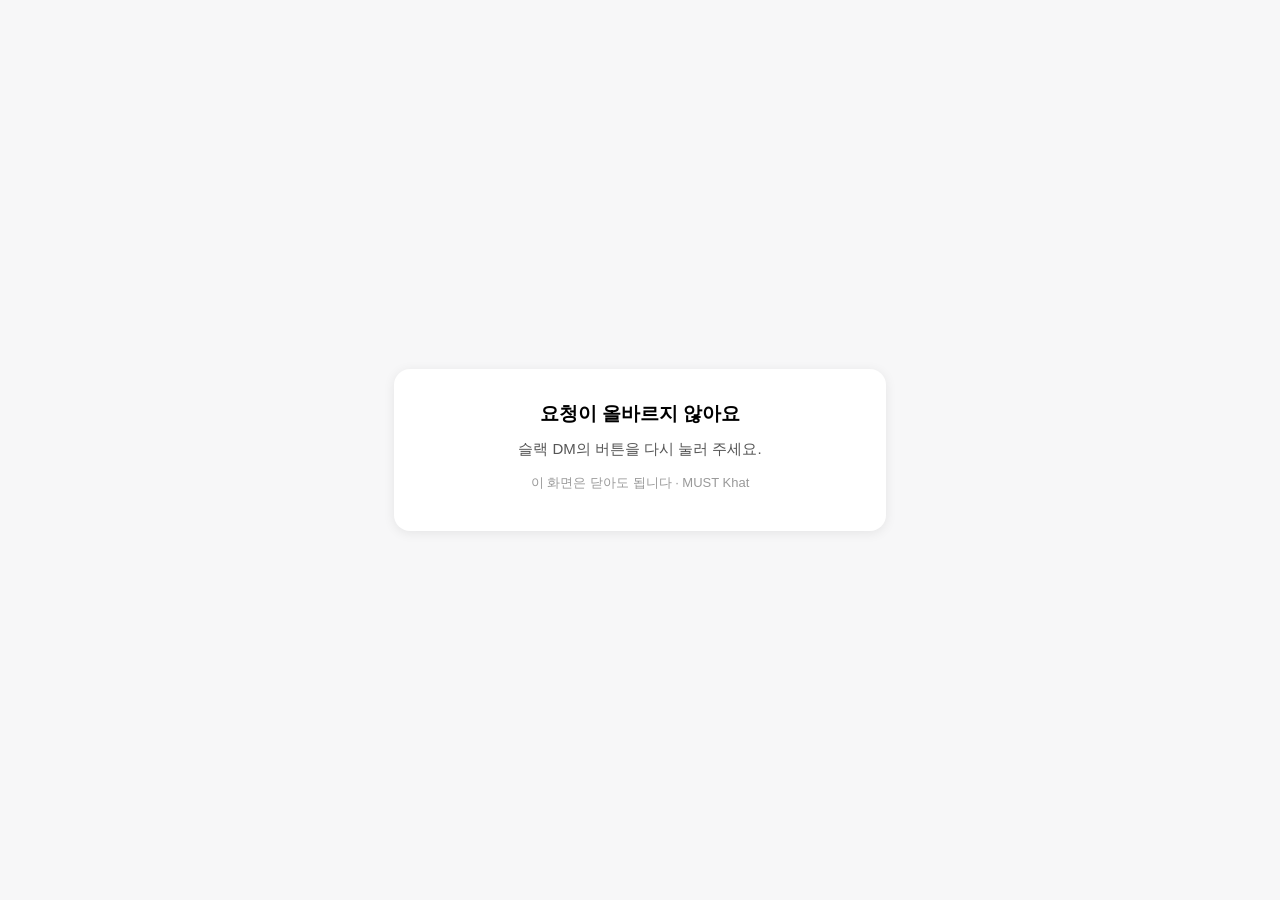
<file: a2/done/index.html>
<!DOCTYPE html>
<html lang="ko">
<head>
<meta charset="utf-8">
<meta name="robots" content="noindex, nofollow">
<meta name="viewport" content="width=device-width, initial-scale=1">
<title>대기 항목 — 처리 결과</title>
<style>
  body { font-family: -apple-system, 'Apple SD Gothic Neo', sans-serif; background: #f7f7f8; margin: 0; display: flex; min-height: 100vh; align-items: center; justify-content: center; }
  .card { background: #fff; border-radius: 16px; padding: 32px 36px; max-width: 420px; width: 90%; box-shadow: 0 2px 12px rgba(0,0,0,.08); text-align: center; overflow-wrap: anywhere; }
  /* 2026-10-21 서버가 돌려준 긴 글(URL·태국어·띄어쓰기 없는 영문)이 카드 밖으로 넘치지 않게 — overflow-wrap */
  h1 { font-size: 19px; margin: 0 0 10px; }
  p { font-size: 15px; color: #555; margin: 0 0 6px; line-height: 1.6; }
  .foot { margin-top: 12px; font-size: 13px; color: #999; }
</style>
</head>
<body>
<div class="card" id="result">
  <h1>처리하는 중…</h1>
  <p>잠시만 기다려 주세요.</p>
</div>
<script>
// 2026-09-29: 슬랙 DM의 [회신 완료]·[작업 완료]·[등록 취소] 버튼이 여는 중계 화면.
// 버튼이 Supabase 주소로 바로 가면, Supabase가 기본 도메인에서 HTML을 text/plain으로
// 바꿔 내보내 한글이 깨진 소스 코드가 그대로 보였다. 이 화면이 같은 요청을 대신 보내고
// 결과 문구만 꺼내 보여 준다(보드 버튼의 /board/action 과 같은 방식). 서명은 주소가
// 아니라 item·by·action 값에 걸려 있어 경로를 바꿔도 검증은 그대로다.
(function () {
  'use strict';
  var BACKEND_DONE = 'https://jhcapqpulonokzpuojmy.supabase.co/functions/v1/waiting-tracker/done';
  function show(title, message) {
    var card = document.getElementById('result');
    card.innerHTML = '';
    var h1 = document.createElement('h1'); h1.textContent = title;
    var p = document.createElement('p'); p.textContent = message;
    var foot = document.createElement('p'); foot.className = 'foot';
    foot.textContent = '이 화면은 닫아도 됩니다 · MUST Khat';
    card.appendChild(h1); card.appendChild(p); card.appendChild(foot);
  }
  var q = location.search;
  if (!q || q.indexOf('sig=') < 0) {
    show('요청이 올바르지 않아요', '슬랙 DM의 버튼을 다시 눌러 주세요.');
    return;
  }
  fetch(BACKEND_DONE + q, { method: 'GET', headers: { 'Accept': 'text/html' } })
    .then(function (res) { return res.text(); })   // text()는 항상 UTF-8로 읽는다 — 한글이 안 깨진다
    .then(function (html) {
      var doc = new DOMParser().parseFromString(html, 'text/html');
      var h1 = doc.querySelector('h1');
      var p = doc.querySelector('.card p') || doc.querySelector('p');
      show(h1 ? h1.textContent : '처리 결과를 확인하지 못했어요', p ? p.textContent : '');
    })
    .catch(function () {
      show('연결에 실패했어요', '잠시 후 다시 눌러 주세요. 계속되면 관리자에게 알려 주세요.');
    });
})();
</script>
</body>
</html>
</file>
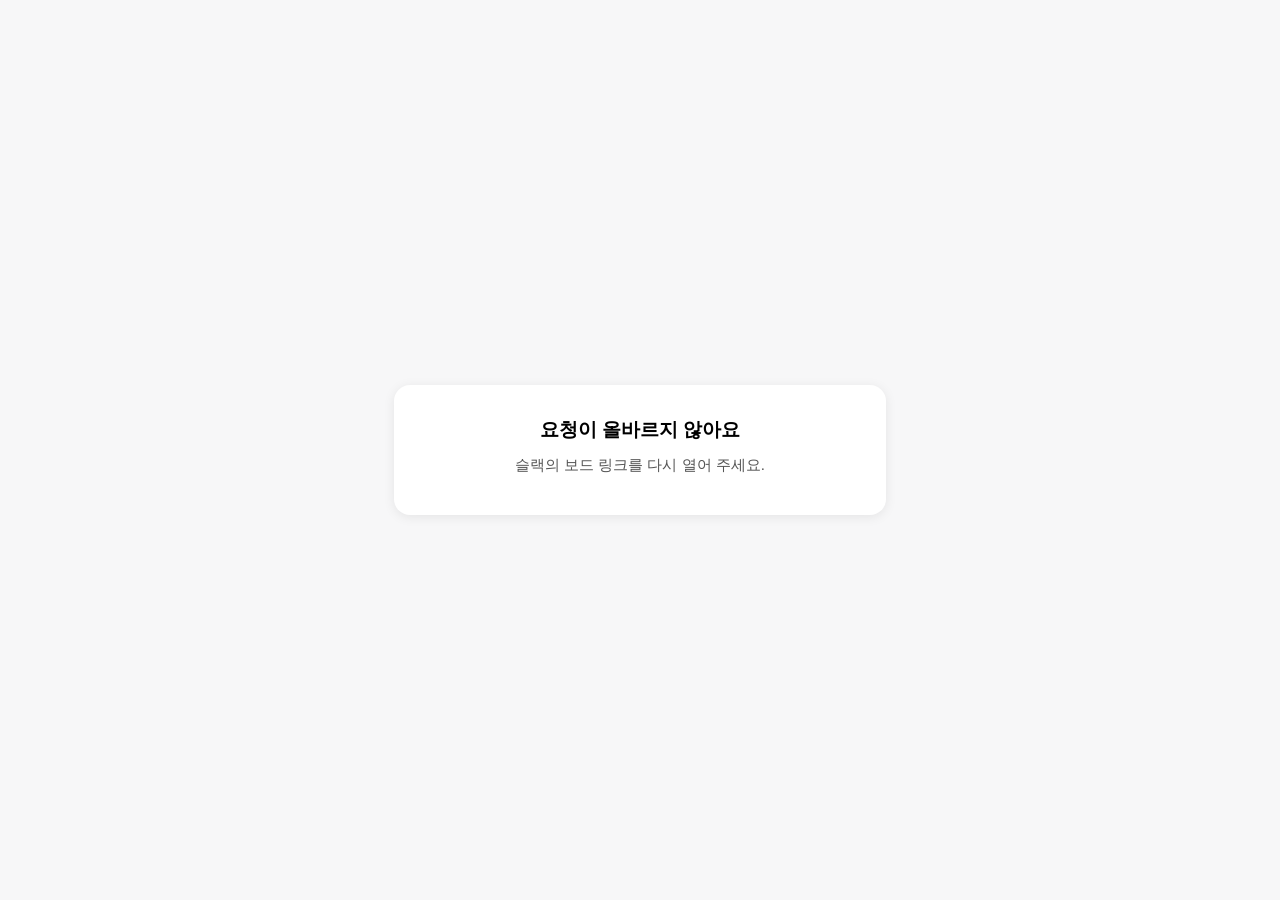
<file: board/action/index.html>
<!DOCTYPE html>
<html lang="ko">
<head>
<meta charset="utf-8">
<meta name="robots" content="noindex, nofollow">
<meta name="viewport" content="width=device-width, initial-scale=1">
<title>팀 업무 보드 — 처리 결과</title>
<style>
  body { font-family: -apple-system, 'Apple SD Gothic Neo', sans-serif; background: #f7f7f8; margin: 0; display: flex; min-height: 100vh; align-items: center; justify-content: center; }
  .card { background: #fff; border-radius: 16px; padding: 32px 36px; max-width: 420px; width: 90%; box-shadow: 0 2px 12px rgba(0,0,0,.08); text-align: center; overflow-wrap: anywhere; }
  /* 2026-10-21 서버가 돌려준 긴 글(URL·태국어·띄어쓰기 없는 영문)이 카드 밖으로 넘치지 않게 — overflow-wrap */
  h1 { font-size: 19px; margin: 0 0 10px; }
  p { font-size: 15px; color: #555; margin: 0 0 6px; line-height: 1.6; }
  a.back { display: inline-block; margin-top: 14px; font-size: 14px; font-weight: 600; color: #059669; text-decoration: none; }
</style>
</head>
<body>
<div class="card" id="result">
  <h1>요청을 보내는 중…</h1>
  <p>잠시만 기다려 주세요.</p>
</div>
<script>
// 액션 처리 뷰어: /board/action/?item=&v=&action=&sig= 링크로 들어온 POST를 백엔드로 전달한다.
(function () {
  'use strict';
  var BACKEND_ACTION = 'https://jhcapqpulonokzpuojmy.supabase.co/functions/v1/team-reporting/board/action';

  function show(title, message, backUrl) {
    var card = document.getElementById('result');
    card.innerHTML = '';
    var h1 = document.createElement('h1');
    h1.textContent = title;
    var p = document.createElement('p');
    p.textContent = message;
    card.appendChild(h1);
    card.appendChild(p);
    if (backUrl) {
      var a = document.createElement('a');
      a.className = 'back';
      a.href = backUrl;
      a.textContent = '← 업무 보드로 돌아가기';
      card.appendChild(a);
    }
  }

  var params = new URLSearchParams(location.search);
  var item = params.get('item');
  var viewer = params.get('v');
  var action = params.get('action');
  var sig = params.get('sig');
  if (!item || !viewer || !action || !sig) {
    show('요청이 올바르지 않아요', '슬랙의 보드 링크를 다시 열어 주세요.');
    return;
  }
  var url = BACKEND_ACTION +
    '?item=' + encodeURIComponent(item) +
    '&v=' + encodeURIComponent(viewer) +
    '&action=' + encodeURIComponent(action) +
    '&sig=' + encodeURIComponent(sig);

  fetch(url, { method: 'POST', headers: { 'Accept': 'text/html' } })
    .then(function (res) {
      if (!res.ok) throw new Error('status ' + res.status);
      return res.text();
    })
    .then(function (html) {
      var doc = new DOMParser().parseFromString(html, 'text/html');
      var h1 = doc.querySelector('h1');
      var p = doc.querySelector('p');
      var back = doc.querySelector('a.back');
      // 돌아가기 링크는 백엔드 절대 URL이므로 이 뷰어 경로로 되돌린다.
      var backHref = back ? back.getAttribute('href') : null;
      if (backHref) {
        var marker = '/board?';
        var at = backHref.indexOf(marker);
        if (at >= 0) backHref = '../?' + backHref.slice(at + marker.length);
      }
      show(
        h1 ? h1.textContent : '처리 결과를 확인하지 못했어요',
        p ? p.textContent : '',
        backHref
      );
    })
    .catch(function () {
      show('요청이 실패했어요', '잠시 후 다시 시도해 주세요.');
    });
})();
</script>
</body>
</html>
</file>
<file: board/board.css>
:root {
  color-scheme: light;
  --status-neutral: hsl(218 10% 48%);
  --status-progress: hsl(215 75% 48%);
  --status-waiting: hsl(43 72% 42%);
  --status-blocked: hsl(25 80% 43%);
  --status-completed: hsl(151 50% 35%);
  /* 되돌릴 수 없는 동작(삭제)에만 쓴다 — 상태 배지에는 쓰지 않는다. */
  --danger: hsl(0 62% 45%);
  --background: hsl(220 20% 97%);
  --surface: hsl(0 0% 100%);
  --column: hsl(220 16% 94%);
  --text: hsl(220 20% 16%);
  --muted: hsl(218 10% 43%);
  --line: hsl(220 15% 86%);
  --focus: var(--status-progress);
  --shadow: 0 8px 24px hsl(220 20% 16% / 0.13);
  --space-1: 0.25rem;
  --space-2: 0.5rem;
  --space-3: 0.75rem;
  --space-4: 1rem;
  --space-6: 1.5rem;
  --space-8: 2rem;
  --radius-small: 0.25rem;
  --radius-card: 0.5rem;
  --radius-panel: 0.75rem;
}
* {
  box-sizing: border-box;
}
body {
  margin: 0;
  background: var(--background);
  color: var(--text);
  font:
    14px/1.5 -apple-system,
    BlinkMacSystemFont,
    "Apple SD Gothic Neo",
    "Noto Sans Thai",
    sans-serif;
}
h1,
h2,
h3,
p {
  margin: 0;
}
button,
select {
  font: inherit;
  color: inherit;
}
button,
select {
  background: var(--surface);
  border: 1px solid var(--line);
  border-radius: var(--radius-small);
  padding: var(--space-2) var(--space-3);
}
button {
  cursor: pointer;
}
button:disabled,
select:disabled {
  cursor: wait;
  opacity: 0.6;
}
:focus-visible {
  outline: 2px solid var(--focus);
  outline-offset: 3px;
}
#work-board {
  display: flex;
  flex-direction: column;
  gap: var(--space-6);
  padding: var(--space-8);
}
#board-header {
  display: flex;
  align-items: center;
  justify-content: space-between;
  gap: var(--space-4);
}
#board-header > div:first-child {
  display: grid;
  gap: var(--space-1);
}
.header-controls {
  display: flex;
  align-items: center;
  gap: var(--space-4);
}
.lang-toggle {
  display: inline-flex;
  border: 1px solid var(--line);
  border-radius: 999px;
  padding: 2px;
  background: var(--surface);
}
.lang-toggle button {
  border: none;
  border-radius: 999px;
  padding: var(--space-1) var(--space-3);
  background: transparent;
  color: var(--muted);
  font-size: 12.5px;
}
.lang-toggle button[aria-pressed="true"] {
  background: var(--column);
  color: var(--text);
  font-weight: 600;
}
#add-task {
  background: var(--status-progress);
  border-color: var(--status-progress);
  color: white;
  font-weight: 600;
}
.eyebrow {
  font-size: 11px;
  font-weight: 700;
  letter-spacing: 0.12em;
  color: var(--muted);
}
h1 {
  font-size: 26px;
  letter-spacing: -0.04em;
}
h2 {
  font-size: 14px;
}
.description,
.footnote {
  color: var(--muted);
}
.sync {
  display: flex;
  align-items: center;
  gap: var(--space-3);
  font-size: 12px;
  color: var(--muted);
}
#notice {
  padding: var(--space-3);
  border: 1px solid var(--status-blocked);
  border-radius: var(--radius-card);
  background: var(--surface);
}
#board-columns {
  display: grid;
  grid-template-columns: repeat(4, minmax(200px, 1fr));
  gap: var(--space-4);
  align-items: start;
  overflow-x: auto;
}
.column {
  background: var(--column);
  border: 1px solid transparent;
  border-radius: var(--radius-panel);
  min-height: 310px;
  display: flex;
  flex-direction: column;
}
.column-header {
  position: sticky;
  top: 0;
  display: flex;
  align-items: center;
  gap: var(--space-2);
  background: var(--column);
  padding: var(--space-4);
  border-radius: var(--radius-panel);
  z-index: 1;
}
.dot {
  width: 0.5rem;
  height: 0.5rem;
  border-radius: 50%;
  background: var(--status-neutral);
}
[data-target="in_progress"] .dot {
  background: var(--status-progress);
}
[data-target="waiting"] .dot {
  background: var(--status-waiting);
}
[data-target="blocked"] .dot {
  background: var(--status-blocked);
}
[data-target="completed"] .dot {
  background: var(--status-completed);
}
.count {
  color: var(--muted);
  font-size: 12px;
  font-weight: 400;
}
.cards {
  display: flex;
  flex-direction: column;
  gap: var(--space-2);
  padding: var(--space-3);
  padding-top: 0;
}
.card {
  display: flex;
  flex-direction: column;
  gap: var(--space-3);
  padding: var(--space-4);
  background: var(--surface);
  border: 1px solid var(--line);
  border-radius: var(--radius-card);
}
.card[draggable="true"] {
  cursor: grab;
}
.card[draggable="true"]:hover {
  border-color: var(--status-neutral);
}
.card.dragging {
  opacity: 0.5;
  transform: rotate(-1deg);
  box-shadow: var(--shadow);
}
.card.closed {
  opacity: 0.85;
}
.card h3 {
  font-size: 14px;
  line-height: 1.5;
  overflow-wrap: anywhere;
  font-weight: 600;
  /* 제목·설명으로 나눌 수 없는 긴 제목도 카드를 삼키지 않게 세 줄에서 자른다. */
  display: -webkit-box;
  -webkit-box-orient: vertical;
  -webkit-line-clamp: 3;
  overflow: hidden;
}
/* 제목 뒤에 딸린 설명 — 카드에서는 두 줄만, 전문은 상세 모달에서 읽는다. */
.card-desc {
  margin-top: calc(var(--space-2) * -1);
  font-size: 12px;
  line-height: 1.5;
  color: var(--muted);
  overflow-wrap: anywhere;
  display: -webkit-box;
  -webkit-box-orient: vertical;
  -webkit-line-clamp: 2;
  overflow: hidden;
}
/* 카드를 누르면 상세 모달이 열린다는 걸 손끝으로 알리는 정도만. */
.card {
  cursor: pointer;
}
.card:hover {
  border-color: var(--status-neutral);
}
/* 상세 모달 — 제목·상태·담당자·마감, 그리고 설명 전문. */
#detail-meta {
  display: grid;
  grid-template-columns: auto 1fr;
  gap: var(--space-1) var(--space-4);
  margin: 0;
  font-size: 13px;
}
#detail-meta dt {
  color: var(--muted);
}
#detail-meta dd {
  margin: 0;
}
#detail-body {
  white-space: pre-wrap;
  overflow-wrap: anywhere;
  line-height: 1.7;
  max-height: 50vh;
  overflow-y: auto;
}
#detail-body.empty-body {
  color: var(--muted);
}
.card-meta {
  display: flex;
  flex-wrap: wrap;
  align-items: center;
  gap: var(--space-2);
  font-size: 12px;
  color: var(--muted);
}
.a2-tag {
  font-size: 10.5px;
  font-weight: 700;
  letter-spacing: 0.04em;
  color: var(--status-waiting);
  border: 1px solid currentColor;
  border-radius: var(--radius-small);
  padding: 0 var(--space-1);
}
.avatar {
  display: inline-grid;
  place-items: center;
  width: 24px;
  height: 24px;
  border-radius: 50%;
  background: var(--column);
  font-size: 11px;
}
.due {
  border: 1px solid var(--line);
  border-radius: var(--radius-small);
  padding: 0 var(--space-1);
}
.due.urgent {
  color: var(--status-blocked);
  border-color: currentColor;
}
/* 마감일이 정해지지 않은 업무 — 자리는 지키되 기한이 있는 업무보다 약하게 보인다. */
.due.unset {
  color: var(--status-neutral);
  border-style: dashed;
}
.managed {
  color: var(--muted);
  font-size: 12px;
}
.card select {
  width: 100%;
  font-size: 12px;
  padding: var(--space-1) var(--space-2);
}
.card .actions {
  display: flex;
  gap: var(--space-2);
}
.card .actions button {
  flex: 1;
  font-size: 12px;
  padding: var(--space-1) var(--space-2);
}
.card .actions .a2-done {
  background: var(--status-completed);
  border-color: var(--status-completed);
  color: white;
}
.empty {
  color: var(--muted);
  font-size: 12px;
  padding: var(--space-6);
  text-align: center;
}
.drop-disabled {
  opacity: 0.38;
}
.drop-allowed {
  border-color: var(--status-progress);
}
.drop-over {
  outline: 2px solid var(--status-progress);
  outline-offset: -2px;
}
.drop-over .cards::before {
  content: "";
  display: block;
  height: 3px;
  background: var(--status-progress);
  border-radius: var(--radius-small);
}
.closed-label {
  color: var(--status-neutral);
  font-weight: 600;
}
.closed-label.completed {
  color: var(--status-completed);
}
.footnote {
  font-size: 12px;
}
dialog {
  border: 1px solid var(--line);
  border-radius: var(--radius-panel);
  padding: var(--space-6);
  width: min(28rem, calc(100vw - var(--space-8)));
  max-width: none;
  max-height: calc(100vh - var(--space-8));
  box-shadow: var(--shadow);
}
/* 칸이 여럿인 창은 넉넉하게 — 440px에 묶여 스크롤이 생겼다(2026-09-16 대표님 지적).
   화면이 좁으면 알아서 줄고, 그때만 안쪽에서 스크롤한다. */
#add-dialog,
#detail-dialog {
  width: min(44rem, calc(100vw - var(--space-8)));
}
#add-dialog form,
#detail-dialog form {
  max-height: calc(100vh - var(--space-8) * 2);
  overflow-y: auto;
}
dialog::backdrop {
  background: hsl(220 20% 16% / 0.3);
}
dialog form {
  display: grid;
  gap: var(--space-4);
}
#add-dialog form {
  gap: var(--space-4);
}
dialog h2 {
  font-size: 18px;
}
dialog label {
  display: block;
  font-size: 12.5px;
  font-weight: 600;
  color: var(--muted);
  margin-bottom: var(--space-1);
}
dialog input[type="text"],
dialog input[type="date"],
dialog textarea,
dialog select {
  width: 100%;
}
dialog textarea {
  font: inherit;
  color: inherit;
  background: var(--surface);
  border: 1px solid var(--line);
  border-radius: var(--radius-small);
  padding: var(--space-3);
  resize: vertical;
  min-height: 6rem;
  line-height: 1.6;
}
dialog input[type="date"] {
  font: inherit;
  color: inherit;
  background: var(--surface);
  border: 1px solid var(--line);
  border-radius: var(--radius-small);
  padding: var(--space-2) var(--space-3);
}
/* 날짜 칸 — 브라우저가 자기 UI 언어로 그리는 "연도. 월. 일."을 가리고 우리가 쓴다.
   2026-09-16 대표님 지적: 태국어 화면인데 이 칸만 한국어로 남았다. 이 글자는
   페이지 lang이 아니라 브라우저 언어를 따르므로 lang 속성으로는 못 바꾼다. */
.date-field {
  position: relative;
}
.date-field:not(:focus-within) input[type="date"] {
  color: transparent;
}
.date-display {
  position: absolute;
  inset: 0;
  display: flex;
  align-items: center;
  padding: 0 var(--space-3);
  pointer-events: none;
  font: inherit;
}
.date-field:focus-within .date-display {
  display: none;
}
.date-display.placeholder {
  color: var(--muted);
}
/* 2026-09-16 대표님 지적: 창이 세로로 너무 길다. 넓어진 가로를 써서
   왼쪽에 업무 내용, 오른쪽에 마감일·담당자를 놓아 높이를 줄인다. */
.form-columns {
  display: grid;
  grid-template-columns: 1fr 1fr;
  gap: var(--space-4);
  align-items: stretch;
}
.side-fields {
  display: grid;
  gap: var(--space-4);
  align-content: start;
}
/* 왼쪽 입력칸이 오른쪽 두 칸만큼 자라 양쪽 바닥이 맞는다. */
.field-fill {
  display: grid;
  grid-template-rows: auto 1fr;
}
.field-fill textarea {
  height: 100%;
}
@media (max-width: 34rem) {
  .form-columns {
    grid-template-columns: 1fr;
  }
}
.field-hint {
  margin-top: var(--space-1);
  font-size: 12px;
  color: var(--muted);
}
.dialog-actions {
  display: flex;
  justify-content: flex-end;
  gap: var(--space-2);
}
/* 2026-09-18: 카드 상세의 닫기를 오른쪽 위 X로. form이 세로 격자라
   그 흐름에서 빼내(absolute) 제목 줄 오른쪽 끝에 붙인다. */
#detail-dialog form,
#wait-dialog form {
  position: relative;
}
.dialog-close {
  position: absolute;
  top: 0;
  right: 0;
  width: 2rem;
  height: 2rem;
  padding: 0;
  display: grid;
  place-items: center;
  font-size: 1.25rem;
  line-height: 1;
  background: none;
  border: none;
  color: var(--muted);
  cursor: pointer;
}
.dialog-close:hover {
  color: var(--text);
}
/* 닫기(×)는 창 오른쪽 위에 떠 있다. 제목이 길면 그 자리까지 이어져 ×를 덮었다
   (2026-10-21 박찬우 PM 지적). ×가 있는 창은 제목 오른쪽에 × 만큼 자리를 비우고,
   ×는 글자 위에 바탕색으로 올려 어떤 경우에도 가려지지 않게 한다. */
.dialog-close {
  z-index: 1;
  background: var(--surface);
  border-radius: var(--radius-small);
}
.dialog-close + h2,
dialog:has(.dialog-close) h2 {
  padding-right: calc(2rem + var(--space-2, 0.5rem));
}
/* 창 안의 긴 글(띄어쓰기 없는 주소·영문 포함)은 칸 밖으로 넘치지 않고 줄바꿈한다. */
dialog h2,
dialog p,
dialog dd {
  overflow-wrap: anywhere;
}
/* 삭제는 되돌릴 수 없으니 다른 버튼과 구분되게 둔다 — 다만 실수로 먼저
   눈에 띄지 않도록 채우지 않고 글자만 경고색으로. */
#detail-delete {
  color: var(--danger);
}
@media (max-width: 700px) {
  #work-board {
    padding: var(--space-4);
  }
  #board-header {
    align-items: start;
    flex-direction: column;
  }
  .header-controls {
    width: 100%;
    justify-content: space-between;
  }
  #board-columns {
    grid-template-columns: repeat(4, 240px);
  }
}
@media (prefers-reduced-motion: reduce) {
  .card.dragging {
    transform: none;
  }
}

/* 2026-09-18: A2 미러 카드라 여기서 고칠 수 없다는 안내 한 줄 — 본문과 버튼 사이 */
.lock-note {
  margin: 0;
  color: var(--muted, #5f6670);
  font-size: 0.85rem;
  line-height: 1.5;
}

/* 2026-09-18 대표님 보고: 카드와 상세 창 X의 파란 초점 테두리가 잘린다.
   기본 테두리는 요소 바깥 3px에 그려지는데(:focus-visible), 카드는 가로 스크롤
   상자(#board-columns) 안에, X는 세로 스크롤 상자(#detail-dialog form) 안에 있어
   경계에서 잘려 나간다. 스크롤 상자에 여백을 주면 레이아웃이 밀리므로,
   이 둘만 테두리를 안쪽에 그린다 — 초점 표시는 그대로 보이고 잘리지 않는다. */
.card:focus-visible,
.dialog-close:focus-visible {
  outline-offset: -2px;
}

/* 2026-09-23 대표님 보고: 등록 창의 업무 제목·업무 내용에 초점이 가면 파란 테두리의
   좌우가 잘리고 위아래 줄만 남는다. 원인은 카드·X 때와 같다 — 기본 :focus-visible이
   테두리를 요소 바깥 3px에 그리는데, 입력칸이 width:100%로 창 너비를 꽉 채우고 있고
   창(#add-dialog form)이 overflow-y:auto 스크롤 상자라 튀어나간 좌우가 잘려나간다.
   안쪽에 그리면 네 변이 온전한 한 겹 테두리로 보인다. */
dialog input:focus-visible,
dialog textarea:focus-visible,
dialog select:focus-visible {
  outline-offset: -2px;
}

/* 2026-10-21 박찬우 PM 지시 "앞으로 이렇게 되는 것들도 안 나오게 확실하게": 긴 글
   (긴 제목·띄어쓰기 없는 주소·긴 담당자 이름·태국어)이 들어와도 겹치거나 칸 밖으로
   넘치거나 찌그러지지 않게 한 곳에 모아 막는다. 색·크기는 그대로다. */
/* 상단 — 태국어나 좁은 화면에서 언어 단추가 "한/국/어"로 세로로 찌그러지고 "+ 새 업무"
   ·"새로고침"이 두세 줄로 꺾였다. 단추 글자는 한 줄로 두고, 모자라면 줄을 바꿔 내린다. */
#board-header,
.header-controls {
  flex-wrap: wrap;
}
#board-header > div:first-child,
.sync {
  min-width: 0;
}
.lang-toggle,
#add-task,
#refresh {
  flex-shrink: 0;
}
.lang-toggle button,
#add-task,
#refresh {
  white-space: nowrap;
}
#sync-status {
  overflow-wrap: anywhere;
}
/* 보드 위 알림 줄 — 카드 제목(주소 등)이 그대로 들어가 페이지 가로 스크롤이 생겼다. */
#notice {
  overflow-wrap: anywhere;
}
/* 열 머리 — 칸 이름이 길어도 개수(숫자)·점과 겹치지 않고 줄바꿈한다. */
.column-header h2 {
  min-width: 0;
  overflow-wrap: anywhere;
}
.dot,
.count {
  flex-shrink: 0;
}
/* 카드 담당자·마감 줄 — 띄어쓰기 없는 긴 이름이 카드 오른쪽 밖으로 삐져나갔다. */
.card-meta > span {
  min-width: 0;
  overflow-wrap: anywhere;
}
.card-meta > .avatar {
  flex-shrink: 0;
}
/* 마감 배지는 "마감 2026-10-" / "30"처럼 날짜 중간에서 꺾이지 않게 한 줄로. */
.card-meta > .due {
  white-space: nowrap;
}
/* 창 아래 단추 줄 — 태국어처럼 단추 글자가 길어도 창 밖으로 밀려나지 않게 줄을 바꾼다. */
.dialog-actions {
  flex-wrap: wrap;
}
/* 상세 창 메타(상태·담당자·마감) — 이름표(dt)가 길면 값 칸을 밀어내지 않게. */
#detail-meta dt {
  overflow-wrap: anywhere;
}
/* 담당자·기다리는 사람 선택 상자 — 긴 이름 하나가 상자를 넓혀 창을 밀어내지 않게. */
dialog select {
  max-width: 100%;
  text-overflow: ellipsis;
}
.side-fields > div,
.form-columns > div {
  min-width: 0;
}

/* 묶음 회신 카드(2026-10-21 박찬우 PM): 회신 진행 막대와 상세 창의 사람별 줄 */
.group-progress {
  height: 6px;
  margin: var(--space-3) 0 var(--space-2);
  border-radius: 3px;
  background: var(--line);
  overflow: hidden;
}
.group-progress > span {
  display: block;
  height: 100%;
  background: var(--status-completed);
}
.group-members {
  display: grid;
  gap: var(--space-2);
}
.group-members .member {
  display: grid;
  grid-template-columns: minmax(4.5rem, auto) auto auto minmax(0, 1fr);
  gap: var(--space-2) var(--space-4);
  align-items: baseline;
  color: var(--text);
}
.group-members .member.waiting > span:not(.member-name) {
  color: var(--muted);
}
.group-members .member-name {
  font-weight: 600;
}
.group-members .member-note {
  overflow-wrap: anywhere;
}
@media (max-width: 520px) {
  .group-members .member {
    grid-template-columns: minmax(4rem, auto) auto minmax(0, 1fr);
  }
  .group-members .member-note {
    grid-column: 1 / -1;
  }
}

/* 담당자별 보기(2026-10-21 박찬우 PM): 위쪽 사람 단추 줄과, 전체 보기의 사람별 줄(넓은 화면) */
.person-filter {
  display: flex;
  gap: var(--space-2);
  overflow-x: auto;
  padding-bottom: var(--space-2);
  margin-bottom: var(--space-3);
  scrollbar-width: thin;
}
.chip {
  flex: none;
  display: inline-flex;
  align-items: center;
  gap: var(--space-2);
  padding: var(--space-1) var(--space-3);
  border: 1px solid var(--line);
  border-radius: 999px;
  background: var(--surface);
  color: var(--text);
  font: inherit;
  font-size: 0.875rem;
  cursor: pointer;
}
.chip[aria-pressed="true"] {
  background: var(--text);
  border-color: var(--text);
  color: var(--surface);
}
.chip-count {
  font-size: 0.75rem;
  color: var(--muted);
}
.chip[aria-pressed="true"] .chip-count {
  color: inherit;
  opacity: 0.75;
}
#board-columns.lanes {
  grid-template-columns: 9rem repeat(4, minmax(176px, 1fr));
  gap: 0;
  background: var(--column);
  border-radius: var(--radius-panel);
  overflow: visible;
}
.lanes .lane-col {
  position: sticky;
  top: 0;
  z-index: 2;
  border-radius: 0;
  border-bottom: 1px solid var(--line);
}
.lanes .lane-corner {
  position: sticky;
  top: 0;
  z-index: 2;
  background: var(--column);
  border-bottom: 1px solid var(--line);
}
[data-col="in_progress"] .dot { background: var(--status-progress); }
[data-col="blocked"] .dot { background: var(--status-blocked); }
[data-col="completed"] .dot { background: var(--status-completed); }
.lane-head {
  display: flex;
  flex-direction: column;
  align-items: flex-start;
  gap: var(--space-1);
  padding: var(--space-3);
  border: 0;
  border-top: 1px solid var(--line);
  background: transparent;
  color: var(--text);
  font: inherit;
  text-align: left;
}
button.lane-head {
  cursor: pointer;
}
button.lane-head:hover .lane-name {
  text-decoration: underline;
}
.lane-head .avatar {
  background: var(--surface);
  margin-bottom: var(--space-1);
}
.lane-name {
  font-weight: 700;
  overflow-wrap: anywhere;
}
.lane-count {
  font-size: 0.75rem;
  color: var(--muted);
}
.lane-cell {
  display: flex;
  flex-direction: column;
  gap: var(--space-2);
  padding: var(--space-2);
  border-top: 1px solid var(--line);
  border-left: 1px dashed var(--line);
  min-width: 0;
  min-height: 3rem;
}
.lane-cell.drop-over {
  background: hsl(215 75% 48% / 0.08);
}
/* 사람별 줄 안의 카드는 짧게 — 설명은 카드를 눌러 상세 창에서 본다 */
.lanes .card .card-desc {
  display: none;
}
.lanes .card h3 {
  display: -webkit-box;
  -webkit-line-clamp: 3;
  -webkit-box-orient: vertical;
  overflow: hidden;
}
.lanes .card {
  /* 마감과 상태 이동을 한 줄에 두되, 자리가 모자라면 상태 이동이 다음 줄로 내려간다.
     마감 글자는 절대 줄이지 않는다(카드가 좁을 때 「마감 2026…」·「ไม่ระบุกำ」로 잘리던 문제, 2026-10-22). */
  display: flex;
  flex-direction: row;
  flex-wrap: wrap;
  align-items: center;
  justify-content: flex-start;
  gap: var(--space-2);
  text-align: left;
}
.lanes .card h3 {
  flex: 1 1 100%;
}
/* 사람 이름은 줄 왼쪽에 이미 있으니 카드에서는 빼고 마감만 남긴다 */
.lanes .card .card-meta > .avatar,
.lanes .card .card-meta > .avatar + span {
  display: none;
}
.lanes .card .card-meta {
  flex: none;
  max-width: 100%;
  margin: 0;
}
.lanes .card select {
  flex: 1 1 6.5rem;
  width: auto;
  min-width: 6.5rem;
  margin: 0;
  font-size: 0.75rem;
  padding-top: 2px;
  padding-bottom: 2px;
}
.lanes .group-card .card-meta > .avatar,
.lanes .group-card .card-meta > .avatar + span {
  display: inline-grid;
}
.lanes .group-card .card-meta > .avatar + span {
  display: inline;
}
.lanes .group-card .card-desc {
  display: block;
  flex: 1 1 100%;
}
.lanes .group-card .group-progress,
.lanes .group-card .card-meta {
  flex: 1 1 100%;
}
.lanes .card .card-meta > .due {
  white-space: nowrap;
}

/* 완료 칸 머리의 「지난 완료」 단추와 그 창(2026-10-29 박찬우 PM) — 위쪽 사람 단추와 같은 둥근 테두리 */
.archive-button {
  flex: none;
  margin: -4px 0 -4px auto;
  display: inline-flex;
  align-items: center;
  gap: var(--space-1);
  padding: var(--space-1) 10px;
  border: 1px solid var(--line);
  border-radius: 999px;
  background: var(--surface);
  color: var(--muted);
  font: inherit;
  font-size: 12px;
  line-height: 1;
  white-space: nowrap;
  cursor: pointer;
}
.archive-button:hover {
  color: var(--text);
  border-color: var(--muted);
}
#detail-body.archive-body {
  max-height: 60vh;
  white-space: normal;
}
.archive {
  display: flex;
  flex-direction: column;
}
.archive-month {
  margin: var(--space-4) 0 var(--space-1);
  font-size: 14px;
  color: var(--status-completed);
}
.archive-month:first-child {
  margin-top: 0;
}
.archive-row {
  display: grid;
  grid-template-columns: 3.2em minmax(0, 1fr) auto;
  gap: var(--space-3);
  padding: 6px 0;
  border-bottom: 1px solid var(--line);
  font-size: 14px;
}
.archive-date,
.archive-owner {
  color: var(--muted);
}
.archive-title,
.archive-owner {
  overflow-wrap: anywhere;
}
.archive-owner {
  max-width: 8em;
  text-align: right;
}
</file>
